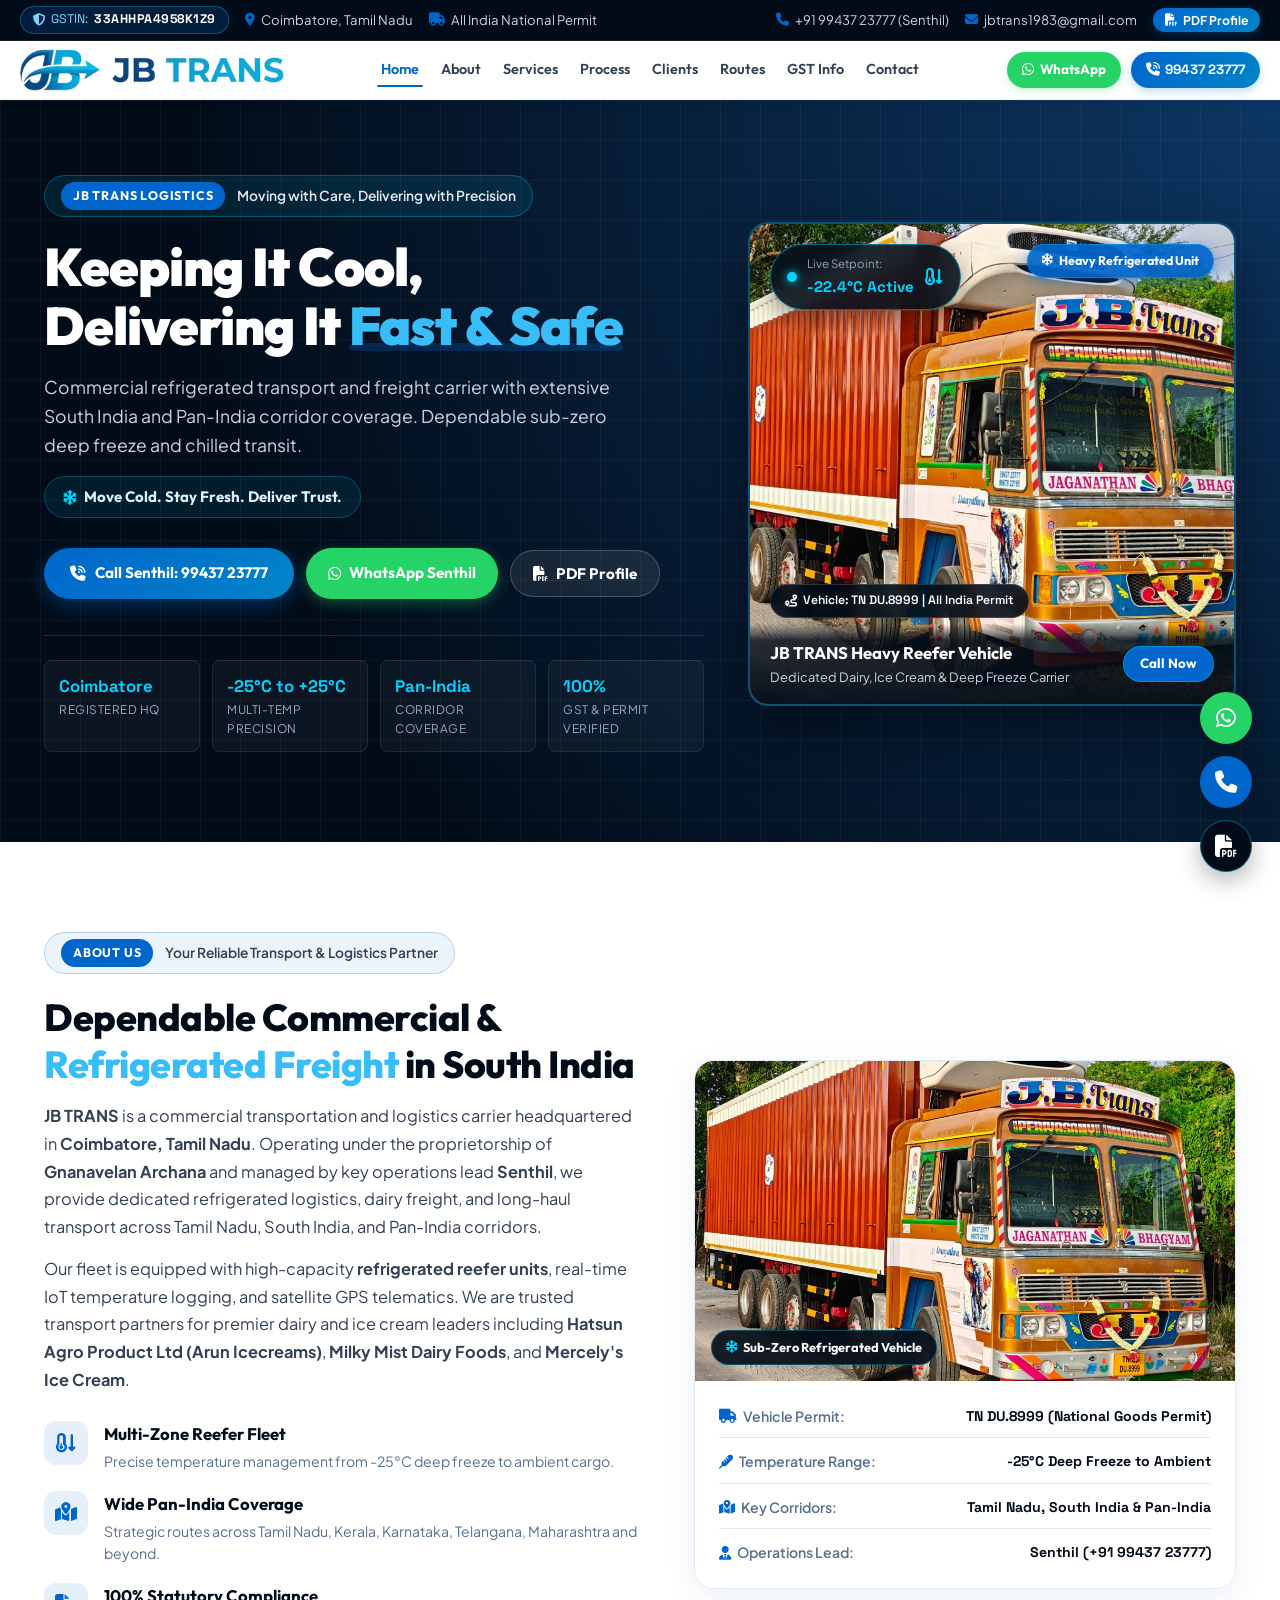
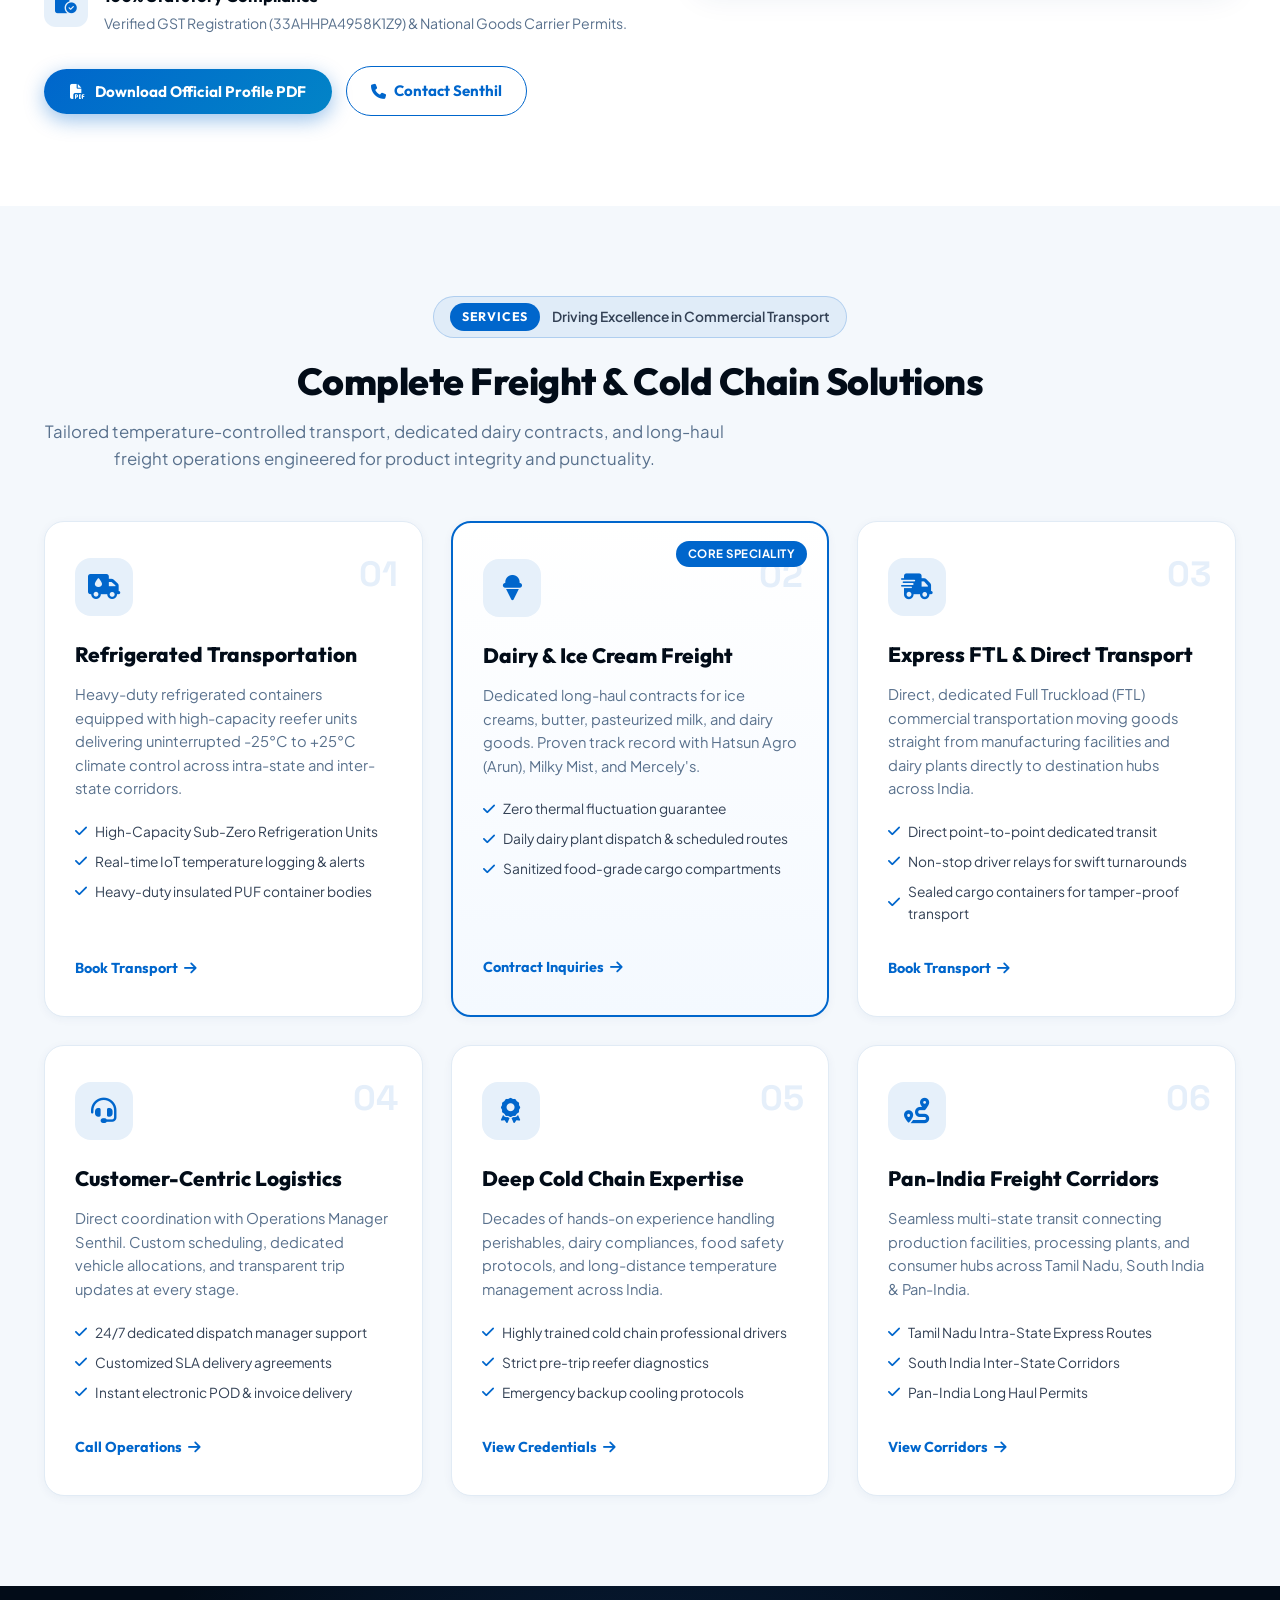
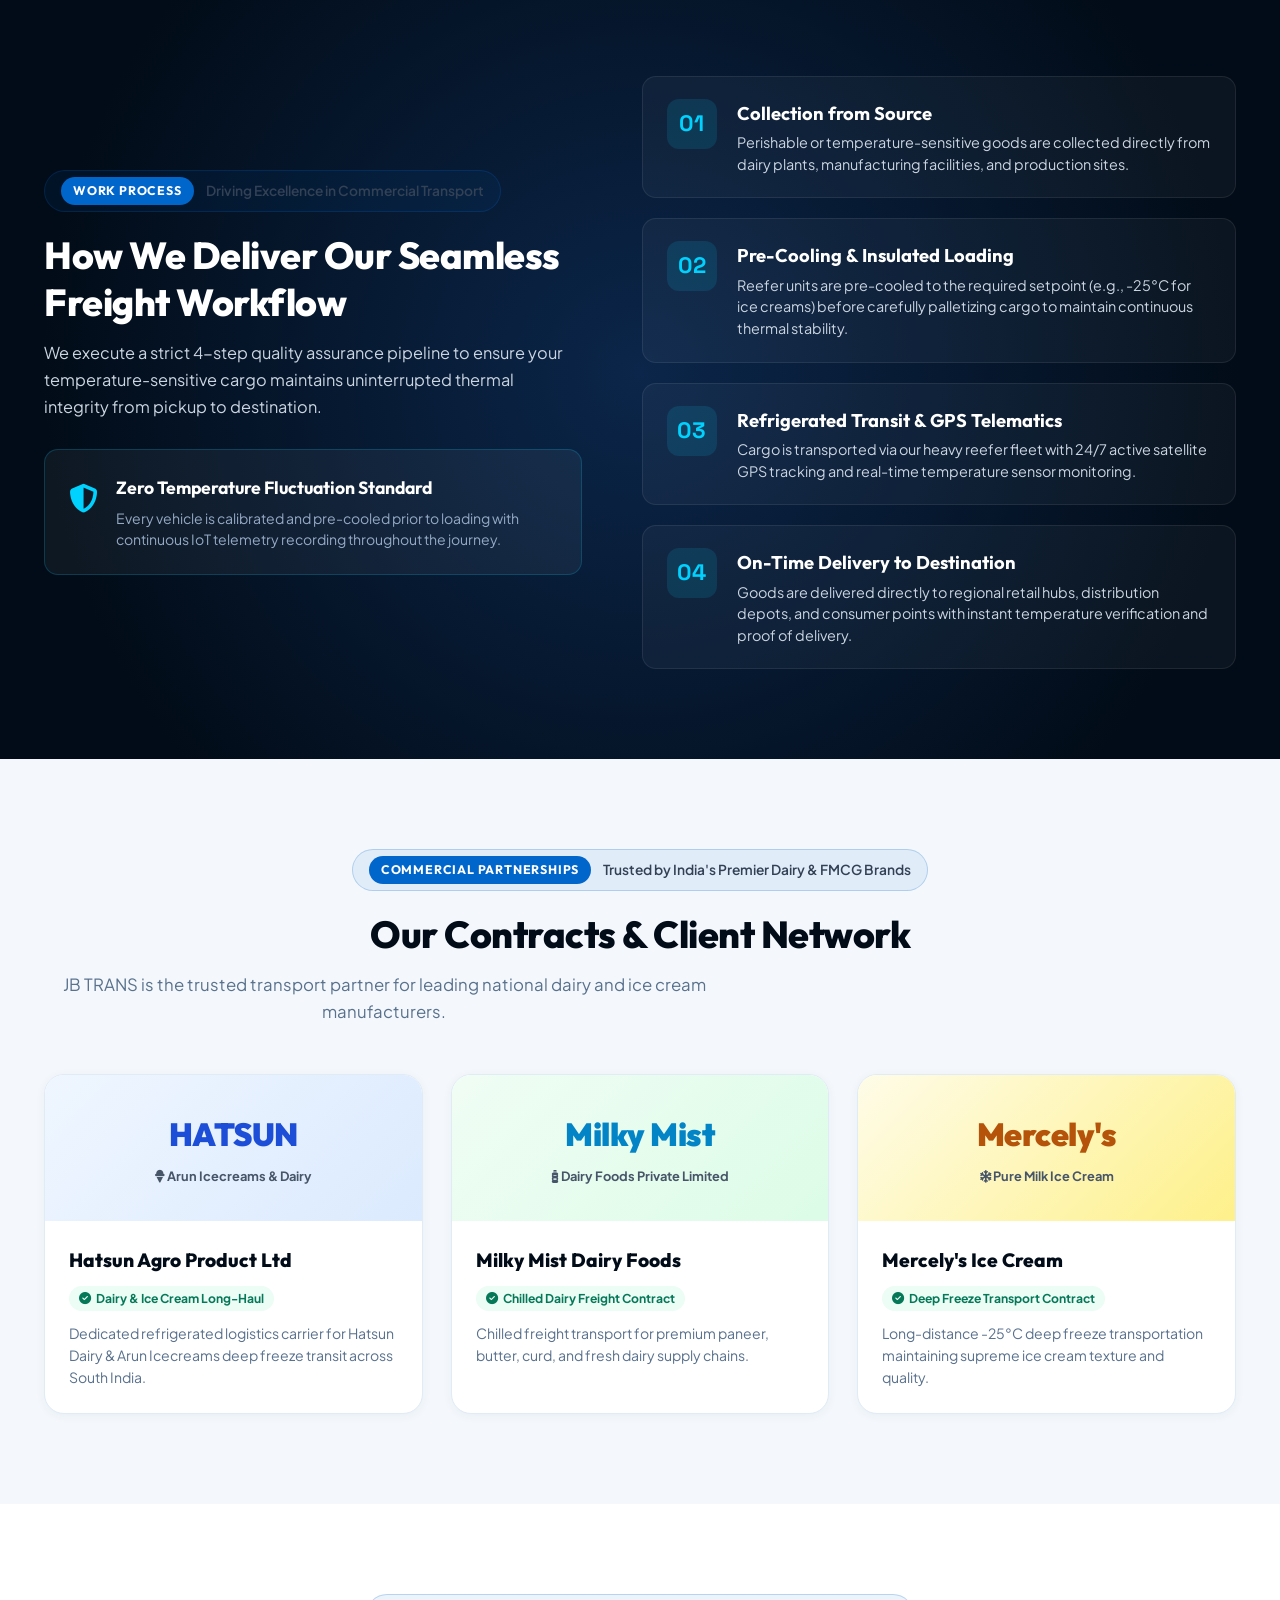
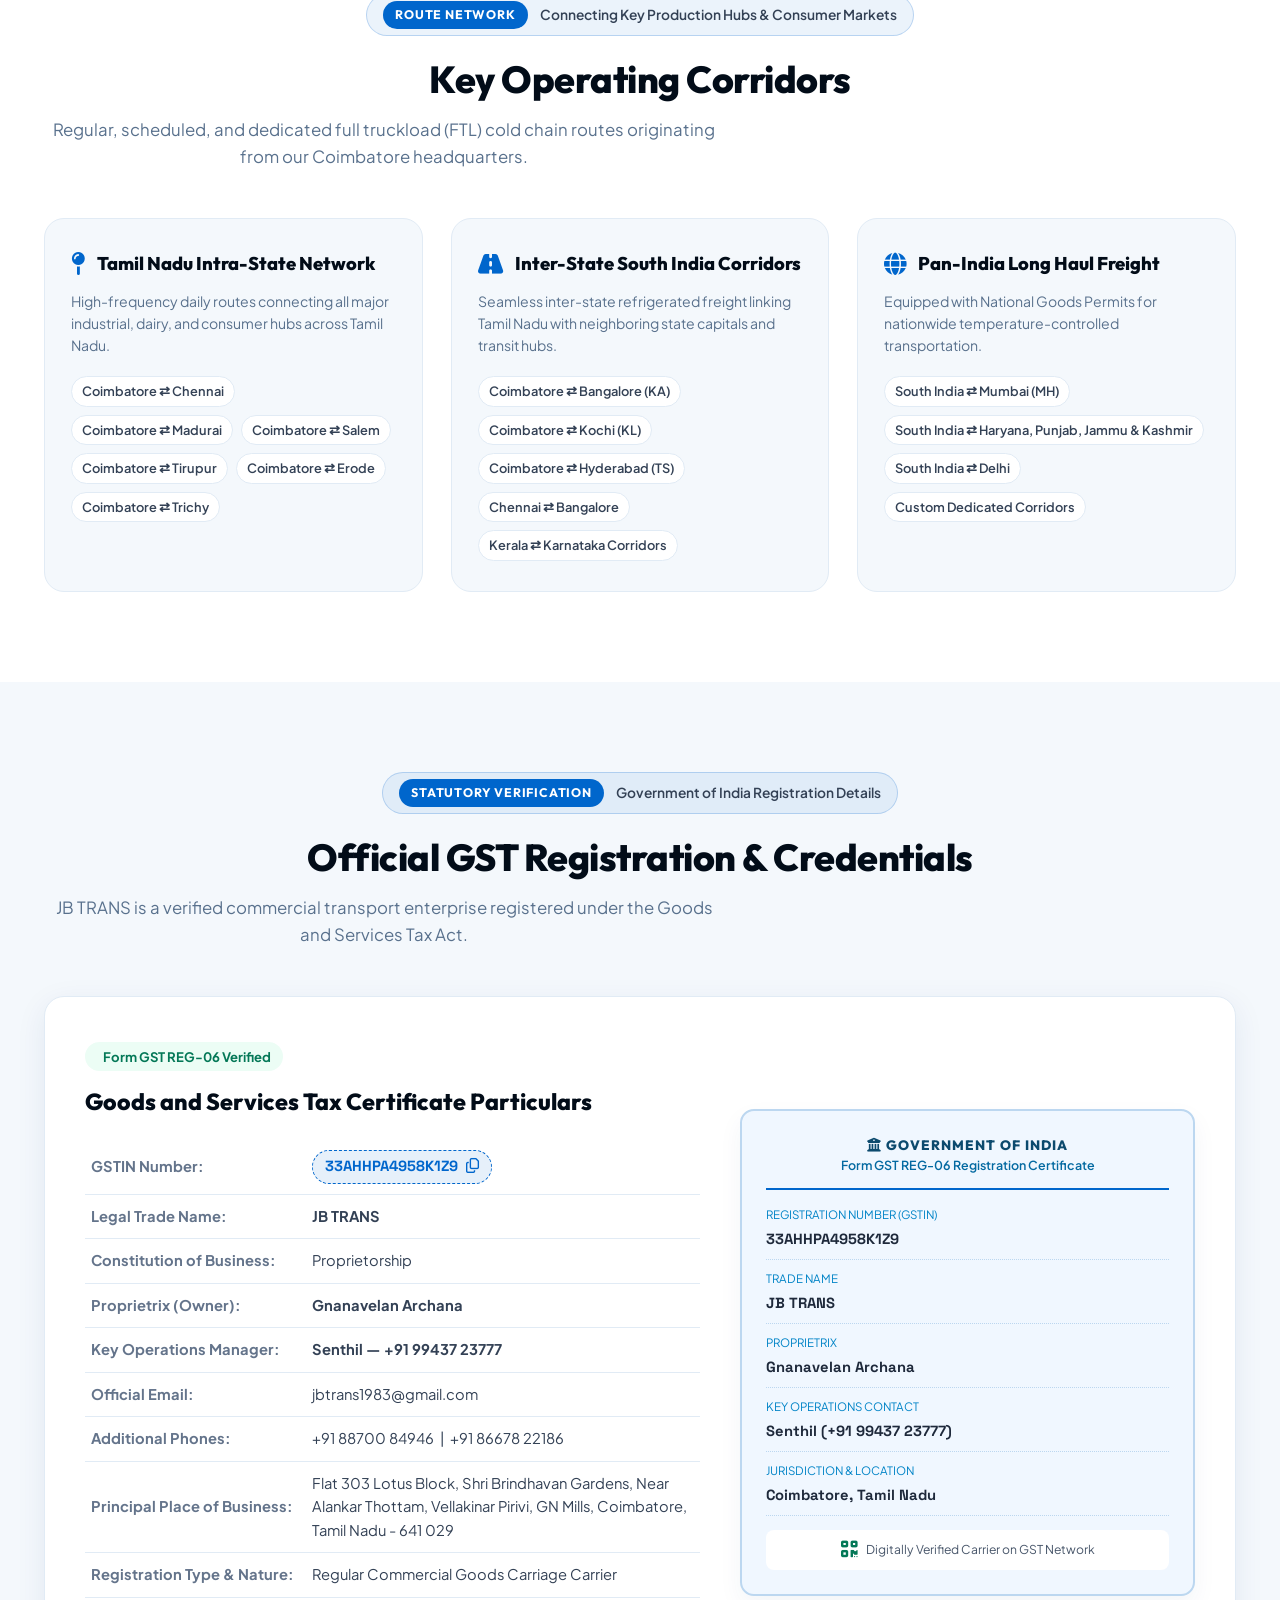
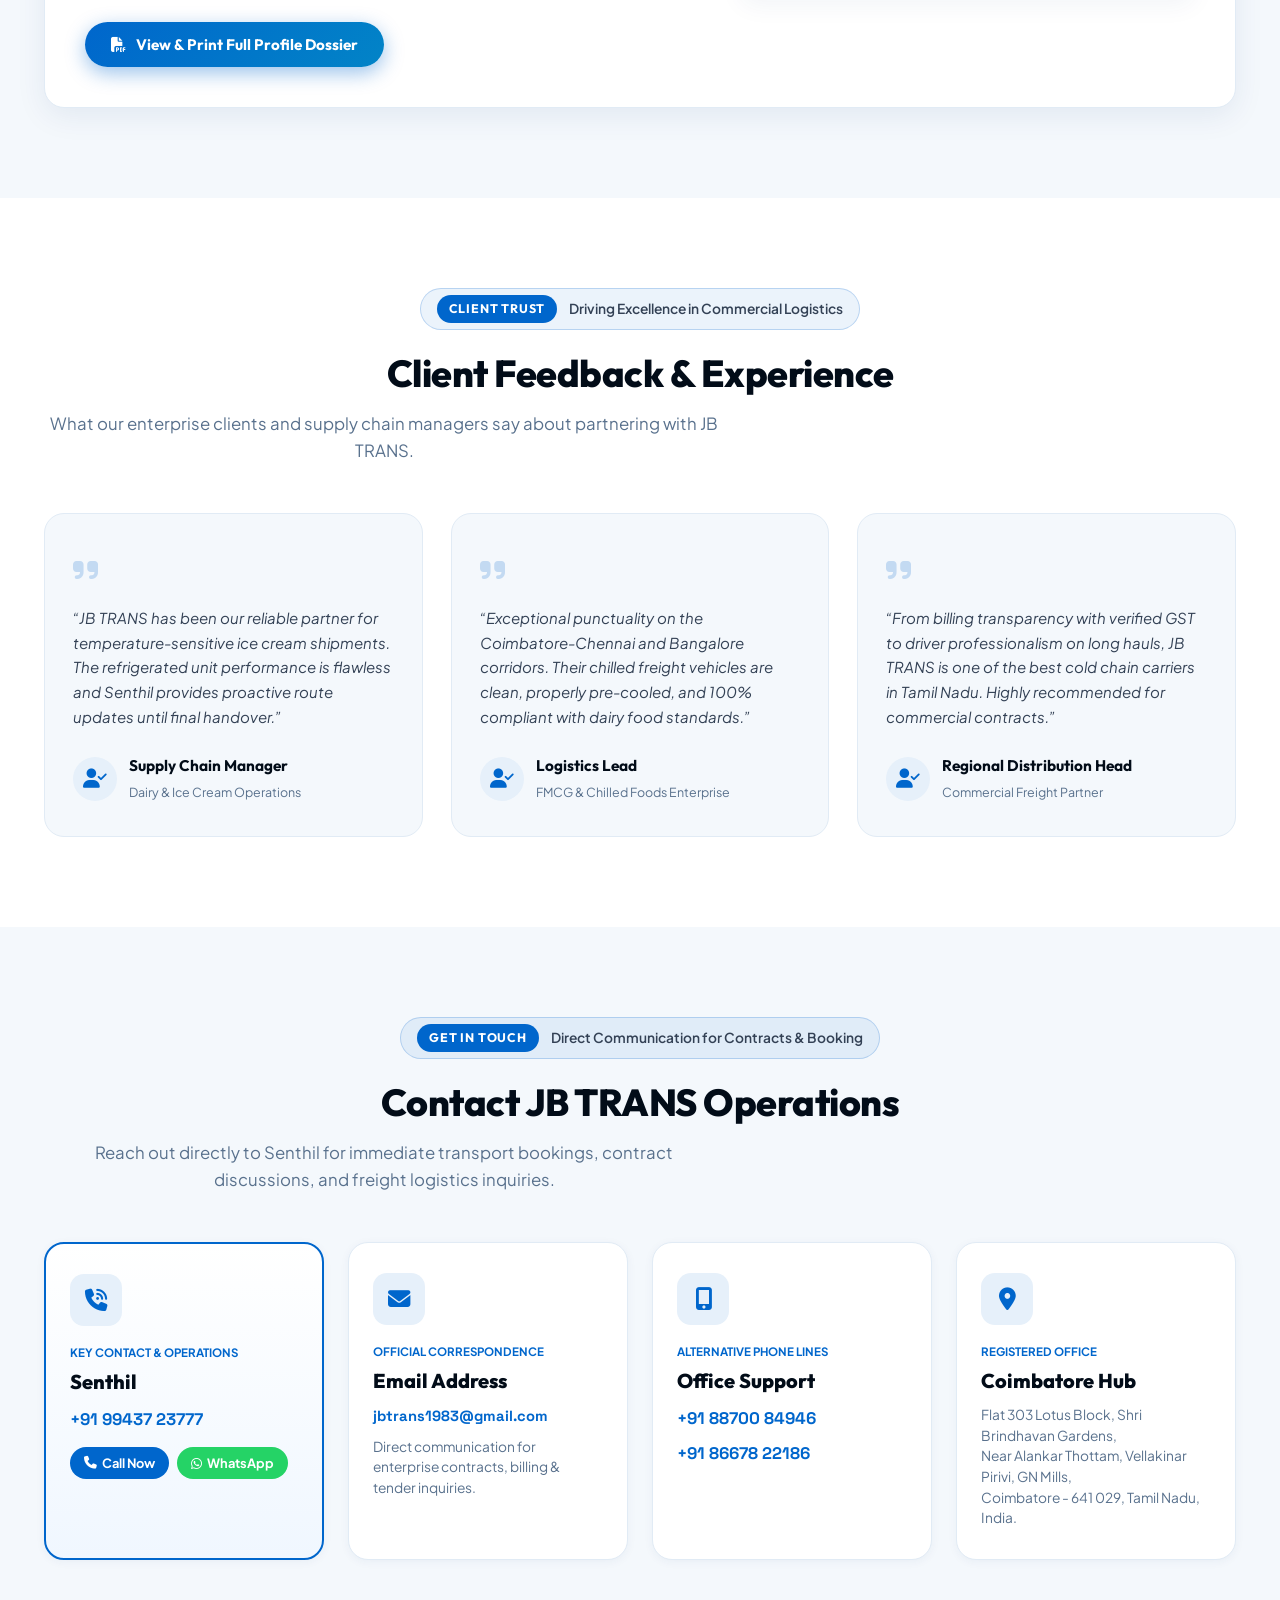
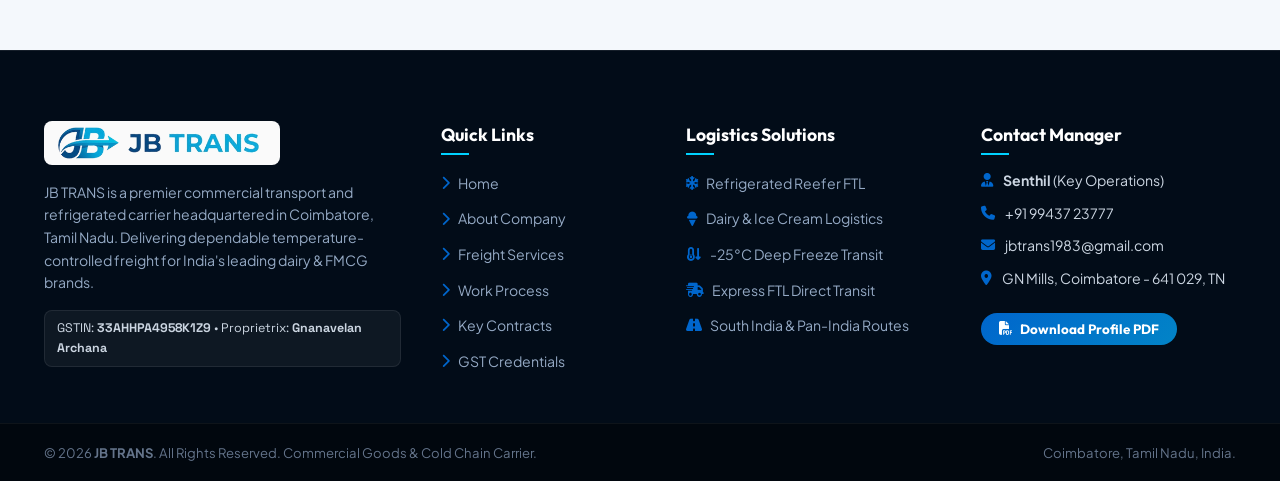
<file: index.html>
<!DOCTYPE html>
<html lang="en">
<head>
  <meta charset="UTF-8" />
  <meta name="viewport" content="width=device-width, initial-scale=1.0" />
  <title>JB TRANS | Commercial Transport & Cold Chain Logistics</title>
  <meta name="description" content="JB TRANS - Commercial Goods & Cold Chain Transportation Carrier, Coimbatore, Tamil Nadu. Temperature-controlled freight, dairy & ice cream logistics across South India & Pan-India. GSTIN: 33AHHPA4958K1Z9. Contact Senthil: +91 99437 23777." />

  <!-- Google Fonts: Outfit & Plus Jakarta Sans & Space Grotesk -->
  <link rel="preconnect" href="https://fonts.googleapis.com">
  <link rel="preconnect" href="https://fonts.gstatic.com" crossorigin>
  <link href="https://fonts.googleapis.com/css2?family=Outfit:wght@400;500;600;700;800;900&family=Plus+Jakarta+Sans:wght@400;500;600;700;800&family=Space+Grotesk:wght@500;700&display=swap" rel="stylesheet">
  
  <!-- Font Awesome Icons -->
  <link rel="stylesheet" href="https://cdnjs.cloudflare.com/ajax/libs/font-awesome/6.5.1/css/all.min.css" />

  <link rel="stylesheet" href="styles.css" />
</head>
<body>

  <!-- Top Bar Section -->
  <header class="top-bar-section">
    <div class="container top-bar-container">
      <div class="top-bar-left">
        <span class="badge-gst"><i class="fa-solid fa-shield-halved"></i> GSTIN: <strong>33AHHPA4958K1Z9</strong></span>
        <span class="top-info-item"><i class="fa-solid fa-location-dot text-brand-blue"></i> Coimbatore, Tamil Nadu</span>
        <span class="top-info-item d-none-mobile"><i class="fa-solid fa-truck text-brand-blue"></i> All India National Permit</span>
      </div>
      <div class="top-bar-right">
        <a href="tel:+919943723777" class="top-contact-link"><i class="fa-solid fa-phone text-brand-blue"></i> +91 99437 23777 (Senthil)</a>
        <a href="mailto:jbtrans1983@gmail.com" class="top-contact-link d-none-mobile"><i class="fa-solid fa-envelope text-brand-blue"></i> jbtrans1983@gmail.com</a>
        <button id="printProfileBtnTop" class="btn-top-pdf" onclick="window.printCompanyProfile()" title="Print / Download PDF Company Profile">
          <i class="fa-solid fa-file-pdf"></i> PDF Profile
        </button>
      </div>
    </div>
  </header>

  <!-- Sticky Main Navigation Header -->
  <nav class="main-header" id="mainHeader">
    <div class="container nav-container">
      <a href="#hero" class="brand-logo-wrap">
        <img src="assets/jb_logo_header.png" alt="JB TRANS Logo" class="brand-logo-img" />
        <div class="brand-badge-sub">Commercial Transport & Cold Chain</div>
      </a>

      <div class="nav-menu" id="navMenu">
        <div class="mobile-menu-head d-lg-none">
          <img src="assets/jb_logo_header.png" alt="JB TRANS Logo" style="height: 38px;" />
          <button class="menu-close-btn" id="menuCloseBtn" aria-label="Close menu">
            <i class="fa-solid fa-xmark"></i>
          </button>
        </div>

        <ul class="nav-links-list">
          <li><a href="#hero" class="nav-link active">Home</a></li>
          <li><a href="#about" class="nav-link">About</a></li>
          <li><a href="#services" class="nav-link">Services</a></li>
          <li><a href="#process" class="nav-link">Process</a></li>
          <li><a href="#contracts" class="nav-link">Clients</a></li>
          <li><a href="#corridors" class="nav-link">Routes</a></li>
          <li><a href="#compliance" class="nav-link">GST Info</a></li>
          <li><a href="#contact" class="nav-link">Contact</a></li>
        </ul>

        <div class="mobile-menu-cta d-lg-none">
          <a href="tel:+919943723777" class="btn-header-call"><i class="fa-solid fa-phone"></i> Call Senthil</a>
          <a href="https://wa.me/919943723777?text=Hello%20Senthil,%20I%20am%20contacting%20you%20regarding%20JB%20TRANS%20logistics." target="_blank" class="btn-header-whatsapp"><i class="fa-brands fa-whatsapp"></i> WhatsApp</a>
        </div>
      </div>

      <div class="header-right-actions">
        <a href="https://wa.me/919943723777?text=Hello%20Senthil,%20I%20am%20contacting%20you%20regarding%20JB%20TRANS%20logistics." target="_blank" class="btn-header-whatsapp d-none-mobile">
          <i class="fa-brands fa-whatsapp"></i>
          <span>WhatsApp</span>
        </a>
        <a href="tel:+919943723777" class="btn-header-call d-none-mobile" title="Call Operations Lead Senthil">
          <i class="fa-solid fa-phone-volume"></i>
          <span>99437 23777</span>
        </a>
        <button class="mobile-menu-toggle d-lg-none" id="mobileMenuToggle" aria-label="Open Navigation">
          <i class="fa-solid fa-bars-staggered"></i>
        </button>
      </div>
    </div>
  </nav>

  <!-- Hero Banner Section -->
  <section class="banner-section" id="hero">
    <div class="banner-bg-grid"></div>
    <div class="container banner-container">
      
      <div class="banner-content-col">
        <div class="sub-title-pill">
          <span class="sub-clip">JB TRANS Logistics</span>
          <span class="sub-tagline">Moving with Care, Delivering with Precision</span>
        </div>

        <h1 class="banner-title">
          Keeping It Cool, <br />
          Delivering It <span class="highlight-blue">Fast & Safe</span>
        </h1>

        <p class="banner-desc">
          Commercial refrigerated transport and freight carrier with extensive South India and Pan-India corridor coverage. Dependable sub-zero deep freeze and chilled transit.
        </p>

        <div class="banner-motto">
          <i class="fa-solid fa-snowflake text-brand-cyan"></i>
          <span>Move Cold. Stay Fresh. Deliver Trust.</span>
        </div>

        <div class="banner-cta-group">
          <a href="tel:+919943723777" class="btn-primary-blue">
            <i class="fa-solid fa-phone-volume"></i>
            <span>Call Senthil: 99437 23777</span>
          </a>
          <a href="https://wa.me/919943723777?text=Hello%20Senthil,%20I%20am%20contacting%20you%20regarding%20JB%20TRANS%20cold%20chain%20logistics." target="_blank" class="btn-whatsapp-hero">
            <i class="fa-brands fa-whatsapp"></i>
            <span>WhatsApp Senthil</span>
          </a>
          <button onclick="window.printCompanyProfile()" class="btn-secondary-dark">
            <i class="fa-solid fa-file-pdf"></i>
            <span>PDF Profile</span>
          </button>
        </div>

        <!-- Metric Stat Cards -->
        <div class="banner-stat-grid">
          <div class="stat-item">
            <div class="stat-number">Coimbatore</div>
            <div class="stat-label">Registered HQ</div>
          </div>
          <div class="stat-item">
            <div class="stat-number">-25°C to +25°C</div>
            <div class="stat-label">Multi-Temp Precision</div>
          </div>
          <div class="stat-item">
            <div class="stat-number">Pan-India</div>
            <div class="stat-label">Corridor Coverage</div>
          </div>
          <div class="stat-item">
            <div class="stat-number">100%</div>
            <div class="stat-label">GST & Permit Verified</div>
          </div>
        </div>
      </div>

      <!-- Hero Visual: Real JB TRANS Refrigerated Lorry -->
      <div class="banner-visual-col">
        <div class="fleet-showcase-frame">
          <div class="fleet-image-wrap">
            <img src="assets/my_lorry.jpg?v=4" alt="JB TRANS Refrigerated Lorry Fleet" class="hero-lorry-img" />
          </div>

          <!-- Floating Badges on Vehicle -->
          <div class="floating-telematics-card">
            <div class="card-pulse-dot"></div>
            <div class="card-text">
              <span class="lbl">Live Setpoint:</span>
              <strong class="val text-cyan">-22.4°C Active</strong>
            </div>
            <i class="fa-solid fa-temperature-arrow-down icon-temp"></i>
          </div>

          <div class="floating-tech-badge">
            <i class="fa-solid fa-snowflake"></i>
            <span>Heavy Refrigerated Unit</span>
          </div>

          <div class="floating-permit-badge">
            <i class="fa-solid fa-route"></i>
            <span>Vehicle: TN DU.8999 | All India Permit</span>
          </div>

          <!-- Bottom Glass Card -->
          <div class="showcase-bottom-bar">
            <div class="v-details">
              <h4>JB TRANS Heavy Reefer Vehicle</h4>
              <p>Dedicated Dairy, Ice Cream & Deep Freeze Carrier</p>
            </div>
            <a href="tel:+919943723777" class="btn-book-quick">Call Now</a>
          </div>
        </div>
      </div>

    </div>
  </section>



  <!-- About Us Section -->
  <section class="about-us-section" id="about">
    <div class="container">
      <div class="about-grid">
        
        <!-- Left Column: Story & Credentials -->
        <div class="about-text-col">
          <div class="section-title-wrap">
            <div class="sub-title-pill">
              <span class="sub-clip">About Us</span>
              <span class="sub-tagline">Your Reliable Transport & Logistics Partner</span>
            </div>
            <h2 class="sec-title">
              Dependable Commercial & <br />
              <span class="highlight-blue">Refrigerated Freight</span> in South India
            </h2>
          </div>

          <div class="about-text-body">
            <p>
              <strong>JB TRANS</strong> is a commercial transportation and logistics carrier headquartered in <strong>Coimbatore, Tamil Nadu</strong>. Operating under the proprietorship of <strong>Gnanavelan Archana</strong> and managed by key operations lead <strong>Senthil</strong>, we provide dedicated refrigerated logistics, dairy freight, and long-haul transport across Tamil Nadu, South India, and Pan-India corridors.
            </p>
            <p>
              Our fleet is equipped with high-capacity <strong>refrigerated reefer units</strong>, real-time IoT temperature logging, and satellite GPS telematics. We are trusted transport partners for premier dairy and ice cream leaders including <strong>Hatsun Agro Product Ltd (Arun Icecreams)</strong>, <strong>Milky Mist Dairy Foods</strong>, and <strong>Mercely's Ice Cream</strong>.
            </p>
          </div>

          <!-- Feature Bullets -->
          <div class="about-features-list">
            <div class="feat-item">
              <div class="feat-icon"><i class="fa-solid fa-temperature-arrow-down"></i></div>
              <div class="feat-content">
                <h4>Multi-Zone Reefer Fleet</h4>
                <p>Precise temperature management from -25°C deep freeze to ambient cargo.</p>
              </div>
            </div>
            <div class="feat-item">
              <div class="feat-icon"><i class="fa-solid fa-map-location-dot"></i></div>
              <div class="feat-content">
                <h4>Wide Pan-India Coverage</h4>
                <p>Strategic routes across Tamil Nadu, Kerala, Karnataka, Telangana, Maharashtra and beyond.</p>
              </div>
            </div>
            <div class="feat-item">
              <div class="feat-icon"><i class="fa-solid fa-file-circle-check"></i></div>
              <div class="feat-content">
                <h4>100% Statutory Compliance</h4>
                <p>Verified GST Registration (33AHHPA4958K1Z9) & National Goods Carrier Permits.</p>
              </div>
            </div>
          </div>

          <div class="about-action-row">
            <button onclick="window.printCompanyProfile()" class="btn-primary-blue">
              <i class="fa-solid fa-file-pdf"></i>
              <span>Download Official Profile PDF</span>
            </button>
            <a href="#contact" class="btn-secondary-outline">
              <i class="fa-solid fa-phone"></i>
              <span>Contact Senthil</span>
            </a>
          </div>
        </div>

        <!-- Right Column: Clean Lorry Showcase Card -->
        <div class="about-media-col">
          <div class="about-single-showcase-card">
            <div class="showcase-img-container">
              <img src="assets/my_lorry.jpg" alt="JB TRANS Refrigerated Transport Lorry" class="about-lorry-img" />
              <div class="img-badge-overlay">
                <i class="fa-solid fa-snowflake"></i> Sub-Zero Refrigerated Vehicle
              </div>
            </div>

            <div class="showcase-specs-box">
              <div class="spec-row-item">
                <span class="spec-label"><i class="fa-solid fa-truck"></i> Vehicle Permit:</span>
                <span class="spec-val">TN DU.8999 (National Goods Permit)</span>
              </div>
              <div class="spec-row-item">
                <span class="spec-label"><i class="fa-solid fa-thermometer"></i> Temperature Range:</span>
                <span class="spec-val">-25°C Deep Freeze to Ambient</span>
              </div>
              <div class="spec-row-item">
                <span class="spec-label"><i class="fa-solid fa-map-location-dot"></i> Key Corridors:</span>
                <span class="spec-val">Tamil Nadu, South India & Pan-India</span>
              </div>
              <div class="spec-row-item">
                <span class="spec-label"><i class="fa-solid fa-user-tie"></i> Operations Lead:</span>
                <span class="spec-val">Senthil (+91 99437 23777)</span>
              </div>
            </div>
          </div>
        </div>

      </div>
    </div>
  </section>

  <!-- Complete Logistics Solutions & Services Section -->
  <section class="services-section" id="services">
    <div class="container">
      
      <div class="section-head text-center">
        <div class="sub-title-pill mx-auto">
          <span class="sub-clip">Services</span>
          <span class="sub-tagline">Driving Excellence in Commercial Transport</span>
        </div>
        <h2 class="sec-title">Complete Freight & Cold Chain Solutions</h2>
        <p class="sec-subtitle mx-auto">
          Tailored temperature-controlled transport, dedicated dairy contracts, and long-haul freight operations engineered for product integrity and punctuality.
        </p>
      </div>

      <div class="services-cards-grid">
        
        <!-- 01. Reefer Transportation -->
        <div class="service-box">
          <div class="service-number">01</div>
          <div class="service-icon-box">
            <i class="fa-solid fa-truck-droplet"></i>
          </div>
          <h3 class="service-title">Refrigerated Transportation</h3>
          <p class="service-desc">
            Heavy-duty refrigerated containers equipped with high-capacity reefer units delivering uninterrupted -25°C to +25°C climate control across intra-state and inter-state corridors.
          </p>
          <ul class="service-features">
            <li><i class="fa-solid fa-check text-brand-blue"></i> High-Capacity Sub-Zero Refrigeration Units</li>
            <li><i class="fa-solid fa-check text-brand-blue"></i> Real-time IoT temperature logging & alerts</li>
            <li><i class="fa-solid fa-check text-brand-blue"></i> Heavy-duty insulated PUF container bodies</li>
          </ul>
          <a href="#contact" class="service-link"><span>Book Transport</span> <i class="fa-solid fa-arrow-right"></i></a>
        </div>

        <!-- 02. Dairy & Ice Cream Logistics -->
        <div class="service-box featured">
          <div class="featured-badge">Core Speciality</div>
          <div class="service-number">02</div>
          <div class="service-icon-box">
            <i class="fa-solid fa-ice-cream"></i>
          </div>
          <h3 class="service-title">Dairy & Ice Cream Freight</h3>
          <p class="service-desc">
            Dedicated long-haul contracts for ice creams, butter, pasteurized milk, and dairy goods. Proven track record with Hatsun Agro (Arun), Milky Mist, and Mercely's.
          </p>
          <ul class="service-features">
            <li><i class="fa-solid fa-check text-brand-blue"></i> Zero thermal fluctuation guarantee</li>
            <li><i class="fa-solid fa-check text-brand-blue"></i> Daily dairy plant dispatch & scheduled routes</li>
            <li><i class="fa-solid fa-check text-brand-blue"></i> Sanitized food-grade cargo compartments</li>
          </ul>
          <a href="#contact" class="service-link"><span>Contract Inquiries</span> <i class="fa-solid fa-arrow-right"></i></a>
        </div>

        <!-- 03. Full Truckload (FTL) Express Transit -->
        <div class="service-box">
          <div class="service-number">03</div>
          <div class="service-icon-box">
            <i class="fa-solid fa-truck-fast"></i>
          </div>
          <h3 class="service-title">Express FTL & Direct Transport</h3>
          <p class="service-desc">
            Direct, dedicated Full Truckload (FTL) commercial transportation moving goods straight from manufacturing facilities and dairy plants directly to destination hubs across India.
          </p>
          <ul class="service-features">
            <li><i class="fa-solid fa-check text-brand-blue"></i> Direct point-to-point dedicated transit</li>
            <li><i class="fa-solid fa-check text-brand-blue"></i> Non-stop driver relays for swift turnarounds</li>
            <li><i class="fa-solid fa-check text-brand-blue"></i> Sealed cargo containers for tamper-proof transport</li>
          </ul>
          <a href="#contact" class="service-link"><span>Book Transport</span> <i class="fa-solid fa-arrow-right"></i></a>
        </div>

        <!-- 04. Customer Centric Fleet Operations -->
        <div class="service-box">
          <div class="service-number">04</div>
          <div class="service-icon-box">
            <i class="fa-solid fa-headset"></i>
          </div>
          <h3 class="service-title">Customer-Centric Logistics</h3>
          <p class="service-desc">
            Direct coordination with Operations Manager Senthil. Custom scheduling, dedicated vehicle allocations, and transparent trip updates at every stage.
          </p>
          <ul class="service-features">
            <li><i class="fa-solid fa-check text-brand-blue"></i> 24/7 dedicated dispatch manager support</li>
            <li><i class="fa-solid fa-check text-brand-blue"></i> Customized SLA delivery agreements</li>
            <li><i class="fa-solid fa-check text-brand-blue"></i> Instant electronic POD & invoice delivery</li>
          </ul>
          <a href="tel:+919943723777" class="service-link"><span>Call Operations</span> <i class="fa-solid fa-arrow-right"></i></a>
        </div>

        <!-- 05. Strong Domain Expertise -->
        <div class="service-box">
          <div class="service-number">05</div>
          <div class="service-icon-box">
            <i class="fa-solid fa-award"></i>
          </div>
          <h3 class="service-title">Deep Cold Chain Expertise</h3>
          <p class="service-desc">
            Decades of hands-on experience handling perishables, dairy compliances, food safety protocols, and long-distance temperature management across India.
          </p>
          <ul class="service-features">
            <li><i class="fa-solid fa-check text-brand-blue"></i> Highly trained cold chain professional drivers</li>
            <li><i class="fa-solid fa-check text-brand-blue"></i> Strict pre-trip reefer diagnostics</li>
            <li><i class="fa-solid fa-check text-brand-blue"></i> Emergency backup cooling protocols</li>
          </ul>
          <a href="#compliance" class="service-link"><span>View Credentials</span> <i class="fa-solid fa-arrow-right"></i></a>
        </div>

        <!-- 06. Wide Corridor & Pan-India Coverage -->
        <div class="service-box">
          <div class="service-number">06</div>
          <div class="service-icon-box">
            <i class="fa-solid fa-route"></i>
          </div>
          <h3 class="service-title">Pan-India Freight Corridors</h3>
          <p class="service-desc">
            Seamless multi-state transit connecting production facilities, processing plants, and consumer hubs across Tamil Nadu, South India & Pan-India.
          </p>
          <ul class="service-features">
            <li><i class="fa-solid fa-check text-brand-blue"></i> Tamil Nadu Intra-State Express Routes</li>
            <li><i class="fa-solid fa-check text-brand-blue"></i> South India Inter-State Corridors</li>
            <li><i class="fa-solid fa-check text-brand-blue"></i> Pan-India Long Haul Permits</li>
          </ul>
          <a href="#corridors" class="service-link"><span>View Corridors</span> <i class="fa-solid fa-arrow-right"></i></a>
        </div>

      </div>

    </div>
  </section>

  <!-- Work Process Section -->
  <section class="work-process-section" id="process">
    <div class="container">
      
      <div class="process-grid">
        
        <div class="process-text-col">
          <div class="section-title-wrap">
            <div class="sub-title-pill">
              <span class="sub-clip">Work Process</span>
              <span class="sub-tagline">Driving Excellence in Commercial Transport</span>
            </div>
            <h2 class="sec-title">How We Deliver Our Seamless Freight Workflow</h2>
            <p class="sec-desc">
              We execute a strict 4-step quality assurance pipeline to ensure your temperature-sensitive cargo maintains uninterrupted thermal integrity from pickup to destination.
            </p>
          </div>

          <div class="process-highlight-card">
            <div class="ph-icon"><i class="fa-solid fa-shield-halved"></i></div>
            <div class="ph-content">
              <h4>Zero Temperature Fluctuation Standard</h4>
              <p>Every vehicle is calibrated and pre-cooled prior to loading with continuous IoT telemetry recording throughout the journey.</p>
            </div>
          </div>
        </div>

        <div class="process-steps-col">
          <div class="steps-timeline">
            
            <!-- Step 1 -->
            <div class="step-card">
              <div class="step-badge">01</div>
              <div class="step-info">
                <h4>Collection from Source</h4>
                <p>Perishable or temperature-sensitive goods are collected directly from dairy plants, manufacturing facilities, and production sites.</p>
              </div>
            </div>

            <!-- Step 2 -->
            <div class="step-card">
              <div class="step-badge">02</div>
              <div class="step-info">
                <h4>Pre-Cooling & Insulated Loading</h4>
                <p>Reefer units are pre-cooled to the required setpoint (e.g., -25°C for ice creams) before carefully palletizing cargo to maintain continuous thermal stability.</p>
              </div>
            </div>

            <!-- Step 3 -->
            <div class="step-card">
              <div class="step-badge">03</div>
              <div class="step-info">
                <h4>Refrigerated Transit & GPS Telematics</h4>
                <p>Cargo is transported via our heavy reefer fleet with 24/7 active satellite GPS tracking and real-time temperature sensor monitoring.</p>
              </div>
            </div>

            <!-- Step 4 -->
            <div class="step-card">
              <div class="step-badge">04</div>
              <div class="step-info">
                <h4>On-Time Delivery to Destination</h4>
                <p>Goods are delivered directly to regional retail hubs, distribution depots, and consumer points with instant temperature verification and proof of delivery.</p>
              </div>
            </div>

          </div>
        </div>

      </div>

    </div>
  </section>

  <!-- Key Contracts & Client Partners Showcase (Hatsun, Milky Mist, Mercely's) -->
  <section class="contracts-section" id="contracts">
    <div class="container">
      
      <div class="section-head text-center">
        <div class="sub-title-pill mx-auto">
          <span class="sub-clip">Commercial Partnerships</span>
          <span class="sub-tagline">Trusted by India's Premier Dairy & FMCG Brands</span>
        </div>
        <h2 class="sec-title">Our Contracts & Client Network</h2>
        <p class="sec-subtitle mx-auto">
          JB TRANS is the trusted transport partner for leading national dairy and ice cream manufacturers.
        </p>
      </div>

      <div class="contracts-grid-three">
        
        <!-- Contract 1: Hatsun Agro Product Ltd -->
        <div class="contract-card">
          <div class="contract-logo-box brand-hatsun">
            <div class="brand-text-large hatsun-blue">HATSUN</div>
            <div class="brand-sub-badge"><i class="fa-solid fa-ice-cream"></i> Arun Icecreams & Dairy</div>
          </div>
          <div class="contract-body">
            <h3>Hatsun Agro Product Ltd</h3>
            <span class="contract-pill"><i class="fa-solid fa-circle-check"></i> Dairy & Ice Cream Long-Haul</span>
            <p>Dedicated refrigerated logistics carrier for Hatsun Dairy & Arun Icecreams deep freeze transit across South India.</p>
          </div>
        </div>

        <!-- Contract 2: Milky Mist Dairy Foods -->
        <div class="contract-card">
          <div class="contract-logo-box brand-milkymist">
            <div class="brand-text-large mm-blue">Milky Mist</div>
            <div class="brand-sub-badge"><i class="fa-solid fa-bottle-water"></i> Dairy Foods Private Limited</div>
          </div>
          <div class="contract-body">
            <h3>Milky Mist Dairy Foods</h3>
            <span class="contract-pill"><i class="fa-solid fa-circle-check"></i> Chilled Dairy Freight Contract</span>
            <p>Chilled freight transport for premium paneer, butter, curd, and fresh dairy supply chains.</p>
          </div>
        </div>

        <!-- Contract 3: Mercely's Ice Cream -->
        <div class="contract-card">
          <div class="contract-logo-box brand-mercelys">
            <div class="brand-text-large mercelys-gold">Mercely's</div>
            <div class="brand-sub-badge"><i class="fa-solid fa-snowflake"></i> Pure Milk Ice Cream</div>
          </div>
          <div class="contract-body">
            <h3>Mercely's Ice Cream</h3>
            <span class="contract-pill"><i class="fa-solid fa-circle-check"></i> Deep Freeze Transport Contract</span>
            <p>Long-distance -25°C deep freeze transportation maintaining supreme ice cream texture and quality.</p>
          </div>
        </div>

      </div>

    </div>
  </section>

  <!-- Key Operating Corridors & Network Section -->
  <section class="corridors-section" id="corridors">
    <div class="container">
      
      <div class="section-head text-center">
        <div class="sub-title-pill mx-auto">
          <span class="sub-clip">Route Network</span>
          <span class="sub-tagline">Connecting Key Production Hubs & Consumer Markets</span>
        </div>
        <h2 class="sec-title">Key Operating Corridors</h2>
        <p class="sec-subtitle mx-auto">
          Regular, scheduled, and dedicated full truckload (FTL) cold chain routes originating from our Coimbatore headquarters.
        </p>
      </div>

      <div class="corridors-grid">
        
        <!-- Corridor 1: Tamil Nadu -->
        <div class="corridor-card">
          <div class="corridor-header">
            <i class="fa-solid fa-map-pin text-brand-blue"></i>
            <h4>Tamil Nadu Intra-State Network</h4>
          </div>
          <p class="corridor-desc">High-frequency daily routes connecting all major industrial, dairy, and consumer hubs across Tamil Nadu.</p>
          <div class="route-tags">
            <span class="route-pill">Coimbatore ⇄ Chennai</span>
            <span class="route-pill">Coimbatore ⇄ Madurai</span>
            <span class="route-pill">Coimbatore ⇄ Salem</span>
            <span class="route-pill">Coimbatore ⇄ Tirupur</span>
            <span class="route-pill">Coimbatore ⇄ Erode</span>
            <span class="route-pill">Coimbatore ⇄ Trichy</span>
          </div>
        </div>

        <!-- Corridor 2: South India Inter-State -->
        <div class="corridor-card">
          <div class="corridor-header">
            <i class="fa-solid fa-road text-brand-blue"></i>
            <h4>Inter-State South India Corridors</h4>
          </div>
          <p class="corridor-desc">Seamless inter-state refrigerated freight linking Tamil Nadu with neighboring state capitals and transit hubs.</p>
          <div class="route-tags">
            <span class="route-pill">Coimbatore ⇄ Bangalore (KA)</span>
            <span class="route-pill">Coimbatore ⇄ Kochi (KL)</span>
            <span class="route-pill">Coimbatore ⇄ Hyderabad (TS)</span>
            <span class="route-pill">Chennai ⇄ Bangalore</span>
            <span class="route-pill">Kerala ⇄ Karnataka Corridors</span>
          </div>
        </div>

        <!-- Corridor 3: Pan-India -->
        <div class="corridor-card">
          <div class="corridor-header">
            <i class="fa-solid fa-globe text-brand-blue"></i>
            <h4>Pan-India Long Haul Freight</h4>
          </div>
          <p class="corridor-desc">Equipped with National Goods Permits for nationwide temperature-controlled transportation.</p>
          <div class="route-tags">
            <span class="route-pill">South India ⇄ Mumbai (MH)</span>
            <span class="route-pill">South India ⇄ Haryana, Punjab, Jammu & Kashmir</span>
            <span class="route-pill">South India ⇄ Delhi</span>
            <span class="route-pill">Custom Dedicated Corridors</span>
          </div>
        </div>

      </div>

    </div>
  </section>

  <!-- Official GST Registration & Credentials Section -->
  <section class="compliance-section" id="compliance">
    <div class="container">
      
      <div class="section-head text-center">
        <div class="sub-title-pill mx-auto">
          <span class="sub-clip">Statutory Verification</span>
          <span class="sub-tagline">Government of India Registration Details</span>
        </div>
        <h2 class="sec-title">Official GST Registration & Credentials</h2>
        <p class="sec-subtitle mx-auto">
          JB TRANS is a verified commercial transport enterprise registered under the Goods and Services Tax Act.
        </p>
      </div>

      <div class="compliance-card">
        
        <!-- Left: Verified Particulars Table -->
        <div class="compliance-left">
          <div class="badge-verified">
            <i class="fa-solid fa-shield-check"></i> Form GST REG-06 Verified
          </div>
          <h3>Goods and Services Tax Certificate Particulars</h3>
          
          <table class="compliance-table">
            <tbody>
              <tr>
                <td><strong>GSTIN Number:</strong></td>
                <td>
                  <span class="copyable-gst" id="copyGstBtn" title="Click to copy GST number">
                    33AHHPA4958K1Z9 <i class="fa-regular fa-copy"></i>
                  </span>
                </td>
              </tr>
              <tr>
                <td><strong>Legal Trade Name:</strong></td>
                <td><strong>JB TRANS</strong></td>
              </tr>
              <tr>
                <td><strong>Constitution of Business:</strong></td>
                <td>Proprietorship</td>
              </tr>
              <tr>
                <td><strong>Proprietrix (Owner):</strong></td>
                <td><strong>Gnanavelan Archana</strong></td>
              </tr>
              <tr>
                <td><strong>Key Operations Manager:</strong></td>
                <td><strong>Senthil — +91 99437 23777</strong></td>
              </tr>
              <tr>
                <td><strong>Official Email:</strong></td>
                <td><a href="mailto:jbtrans1983@gmail.com" class="text-blue">jbtrans1983@gmail.com</a></td>
              </tr>
              <tr>
                <td><strong>Additional Phones:</strong></td>
                <td>+91 88700 84946 &nbsp;|&nbsp; +91 86678 22186</td>
              </tr>
              <tr>
                <td><strong>Principal Place of Business:</strong></td>
                <td>Flat 303 Lotus Block, Shri Brindhavan Gardens, Near Alankar Thottam, Vellakinar Pirivi, GN Mills, Coimbatore, Tamil Nadu - 641 029</td>
              </tr>
              <tr>
                <td><strong>Registration Type & Nature:</strong></td>
                <td>Regular Commercial Goods Carriage Carrier</td>
              </tr>
            </tbody>
          </table>

          <div class="compliance-btn-row">
            <button onclick="window.printCompanyProfile()" class="btn-primary-blue">
              <i class="fa-solid fa-file-pdf"></i> View & Print Full Profile Dossier
            </button>
          </div>
        </div>

        <!-- Right: Official Certificate Visual Badge Preview -->
        <div class="compliance-right">
          <div class="gst-box-preview">
            <div class="gst-box-header">
              <div class="emblem-text"><i class="fa-solid fa-building-columns"></i> GOVERNMENT OF INDIA</div>
              <div class="gst-cert-title">Form GST REG-06 Registration Certificate</div>
            </div>
            <div class="gst-box-body">
              <div class="gst-field">
                <span class="lbl">Registration Number (GSTIN)</span>
                <span class="val">33AHHPA4958K1Z9</span>
              </div>
              <div class="gst-field">
                <span class="lbl">Trade Name</span>
                <span class="val">JB TRANS</span>
              </div>
              <div class="gst-field">
                <span class="lbl">Proprietrix</span>
                <span class="val">Gnanavelan Archana</span>
              </div>
              <div class="gst-field">
                <span class="lbl">Key Operations Contact</span>
                <span class="val">Senthil (+91 99437 23777)</span>
              </div>
              <div class="gst-field">
                <span class="lbl">Jurisdiction & Location</span>
                <span class="val">Coimbatore, Tamil Nadu</span>
              </div>
              <div class="qr-mockup">
                <i class="fa-solid fa-qrcode"></i>
                <span>Digitally Verified Carrier on GST Network</span>
              </div>
            </div>
          </div>
        </div>

      </div>

    </div>
  </section>

  <!-- Testimonials Section -->
  <section class="testimonials-section" id="testimonials">
    <div class="container">
      
      <div class="section-head text-center">
        <div class="sub-title-pill mx-auto">
          <span class="sub-clip">Client Trust</span>
          <span class="sub-tagline">Driving Excellence in Commercial Logistics</span>
        </div>
        <h2 class="sec-title">Client Feedback & Experience</h2>
        <p class="sec-subtitle mx-auto">
          What our enterprise clients and supply chain managers say about partnering with JB TRANS.
        </p>
      </div>

      <div class="testimonials-grid">
        
        <div class="testimonial-card">
          <div class="quote-icon"><i class="fa-solid fa-quote-right"></i></div>
          <p class="t-text">
            “JB TRANS has been our reliable partner for temperature-sensitive ice cream shipments. The refrigerated unit performance is flawless and Senthil provides proactive route updates until final handover.”
          </p>
          <div class="t-author">
            <div class="t-avatar"><i class="fa-solid fa-user-check"></i></div>
            <div class="t-meta">
              <h4>Supply Chain Manager</h4>
              <span>Dairy & Ice Cream Operations</span>
            </div>
          </div>
        </div>

        <div class="testimonial-card">
          <div class="quote-icon"><i class="fa-solid fa-quote-right"></i></div>
          <p class="t-text">
            “Exceptional punctuality on the Coimbatore-Chennai and Bangalore corridors. Their chilled freight vehicles are clean, properly pre-cooled, and 100% compliant with dairy food standards.”
          </p>
          <div class="t-author">
            <div class="t-avatar"><i class="fa-solid fa-user-check"></i></div>
            <div class="t-meta">
              <h4>Logistics Lead</h4>
              <span>FMCG & Chilled Foods Enterprise</span>
            </div>
          </div>
        </div>

        <div class="testimonial-card">
          <div class="quote-icon"><i class="fa-solid fa-quote-right"></i></div>
          <p class="t-text">
            “From billing transparency with verified GST to driver professionalism on long hauls, JB TRANS is one of the best cold chain carriers in Tamil Nadu. Highly recommended for commercial contracts.”
          </p>
          <div class="t-author">
            <div class="t-avatar"><i class="fa-solid fa-user-check"></i></div>
            <div class="t-meta">
              <h4>Regional Distribution Head</h4>
              <span>Commercial Freight Partner</span>
            </div>
          </div>
        </div>

      </div>

    </div>
  </section>

  <!-- Contact Us Section -->
  <section class="contact-section" id="contact">
    <div class="container">
      
      <div class="section-head text-center">
        <div class="sub-title-pill mx-auto">
          <span class="sub-clip">Get in Touch</span>
          <span class="sub-tagline">Direct Communication for Contracts & Booking</span>
        </div>
        <h2 class="sec-title">Contact JB TRANS Operations</h2>
        <p class="sec-subtitle mx-auto">
          Reach out directly to Senthil for immediate transport bookings, contract discussions, and freight logistics inquiries.
        </p>
      </div>

      <div class="contact-cards-grid">
        
        <!-- Operations Head Senthil -->
        <div class="contact-card highlight-card">
          <div class="c-icon"><i class="fa-solid fa-phone-volume"></i></div>
          <div class="c-body">
            <span class="c-badge">Key Contact & Operations</span>
            <h3>Senthil</h3>
            <p class="c-main-phone"><a href="tel:+919943723777">+91 99437 23777</a></p>
            <div class="c-btn-group">
              <a href="tel:+919943723777" class="btn-primary-blue-sm"><i class="fa-solid fa-phone"></i> Call Now</a>
              <a href="https://wa.me/919943723777?text=Hello%20Senthil,%20I%20am%20contacting%20you%20regarding%20JB%20TRANS%20logistics." target="_blank" class="btn-wa-sm"><i class="fa-brands fa-whatsapp"></i> WhatsApp</a>
            </div>
          </div>
        </div>

        <!-- Official Email -->
        <div class="contact-card">
          <div class="c-icon"><i class="fa-solid fa-envelope"></i></div>
          <div class="c-body">
            <span class="c-badge">Official Correspondence</span>
            <h3>Email Address</h3>
            <p class="c-main-email"><a href="mailto:jbtrans1983@gmail.com">jbtrans1983@gmail.com</a></p>
            <p class="c-subtext">Direct communication for enterprise contracts, billing & tender inquiries.</p>
          </div>
        </div>

        <!-- Additional Phone Lines -->
        <div class="contact-card">
          <div class="c-icon"><i class="fa-solid fa-mobile-screen-button"></i></div>
          <div class="c-body">
            <span class="c-badge">Alternative Phone Lines</span>
            <h3>Office Support</h3>
            <p class="c-alt-phone"><a href="tel:+918870084946">+91 88700 84946</a></p>
            <p class="c-alt-phone"><a href="tel:+918667822186">+91 86678 22186</a></p>
          </div>
        </div>

        <!-- Registered Office Address -->
        <div class="contact-card">
          <div class="c-icon"><i class="fa-solid fa-location-dot"></i></div>
          <div class="c-body">
            <span class="c-badge">Registered Office</span>
            <h3>Coimbatore Hub</h3>
            <address class="c-address">
              Flat 303 Lotus Block, Shri Brindhavan Gardens,<br />
              Near Alankar Thottam, Vellakinar Pirivi, GN Mills,<br />
              Coimbatore - 641 029, Tamil Nadu, India.
            </address>
          </div>
        </div>

      </div>

    </div>
  </section>

  <!-- Footer Section -->
  <footer class="main-footer">
    <div class="container footer-top-grid">
      
      <!-- Brand Col -->
      <div class="footer-col brand-col">
        <div class="footer-logo-wrap">
          <img src="assets/jb_logo_header.png" alt="JB TRANS Logo" class="footer-logo-img" />
        </div>
        <p class="footer-about-text">
          JB TRANS is a premier commercial transport and refrigerated carrier headquartered in Coimbatore, Tamil Nadu. Delivering dependable temperature-controlled freight for India's leading dairy & FMCG brands.
        </p>
        <div class="footer-gst-badge">
          <span>GSTIN: <strong>33AHHPA4958K1Z9</strong></span> &bull; <span>Proprietrix: <strong>Gnanavelan Archana</strong></span>
        </div>
      </div>

      <!-- Quick Links -->
      <div class="footer-col">
        <h4 class="footer-heading">Quick Links</h4>
        <ul class="footer-links">
          <li><a href="#hero"><i class="fa-solid fa-chevron-right text-brand-blue"></i> Home</a></li>
          <li><a href="#about"><i class="fa-solid fa-chevron-right text-brand-blue"></i> About Company</a></li>
          <li><a href="#services"><i class="fa-solid fa-chevron-right text-brand-blue"></i> Freight Services</a></li>
          <li><a href="#process"><i class="fa-solid fa-chevron-right text-brand-blue"></i> Work Process</a></li>
          <li><a href="#contracts"><i class="fa-solid fa-chevron-right text-brand-blue"></i> Key Contracts</a></li>
          <li><a href="#compliance"><i class="fa-solid fa-chevron-right text-brand-blue"></i> GST Credentials</a></li>
        </ul>
      </div>

      <!-- Services -->
      <div class="footer-col">
        <h4 class="footer-heading">Logistics Solutions</h4>
        <ul class="footer-links">
          <li><a href="#services"><i class="fa-solid fa-snowflake text-brand-blue"></i> Refrigerated Reefer FTL</a></li>
          <li><a href="#services"><i class="fa-solid fa-ice-cream text-brand-blue"></i> Dairy & Ice Cream Logistics</a></li>
          <li><a href="#services"><i class="fa-solid fa-temperature-arrow-down text-brand-blue"></i> -25°C Deep Freeze Transit</a></li>
          <li><a href="#services"><i class="fa-solid fa-truck-fast text-brand-blue"></i> Express FTL Direct Transit</a></li>
          <li><a href="#corridors"><i class="fa-solid fa-road text-brand-blue"></i> South India & Pan-India Routes</a></li>
        </ul>
      </div>

      <!-- Contact Info -->
      <div class="footer-col">
        <h4 class="footer-heading">Contact Manager</h4>
        <div class="footer-contact-item">
          <i class="fa-solid fa-user-tie text-brand-blue"></i>
          <div><strong>Senthil</strong> (Key Operations)</div>
        </div>
        <div class="footer-contact-item">
          <i class="fa-solid fa-phone text-brand-blue"></i>
          <a href="tel:+919943723777">+91 99437 23777</a>
        </div>
        <div class="footer-contact-item">
          <i class="fa-solid fa-envelope text-brand-blue"></i>
          <a href="mailto:jbtrans1983@gmail.com">jbtrans1983@gmail.com</a>
        </div>
        <div class="footer-contact-item">
          <i class="fa-solid fa-location-dot text-brand-blue"></i>
          <span>GN Mills, Coimbatore - 641 029, TN</span>
        </div>
        <div class="footer-pdf-action">
          <button onclick="window.printCompanyProfile()" class="btn-footer-dossier">
            <i class="fa-solid fa-file-pdf"></i> Download Profile PDF
          </button>
        </div>
      </div>

    </div>

    <!-- Bottom Copyright -->
    <div class="footer-bottom-bar">
      <div class="container footer-bottom-inner">
        <div>&copy; 2026 <strong>JB TRANS</strong>. All Rights Reserved. Commercial Goods & Cold Chain Carrier.</div>
        <div>Coimbatore, Tamil Nadu, India.</div>
      </div>
    </div>
  </footer>

  <!-- Floating Action Buttons (WhatsApp & Quick Call) -->
  <div class="floating-action-dock">
    <a href="https://wa.me/919943723777?text=Hello%20Senthil,%20I%20am%20contacting%20you%20regarding%20JB%20TRANS%20transportation." target="_blank" class="dock-btn dock-wa" title="WhatsApp Senthil">
      <i class="fa-brands fa-whatsapp"></i>
      <span class="dock-tooltip">Chat with Senthil</span>
    </a>
    <a href="tel:+919943723777" class="dock-btn dock-phone" title="Call Senthil">
      <i class="fa-solid fa-phone"></i>
      <span class="dock-tooltip">Call +91 99437 23777</span>
    </a>
    <button onclick="window.printCompanyProfile()" class="dock-btn dock-pdf" title="Download PDF Profile">
      <i class="fa-solid fa-file-pdf"></i>
      <span class="dock-tooltip">PDF Profile</span>
    </button>
  </div>

  <!-- Modal: Official Printable Company Profile Dossier (PDF-Ready) -->
  <div class="profile-modal" id="profileModal">
    <div class="profile-modal-backdrop" onclick="window.closeProfileModal()"></div>
    <div class="profile-modal-dialog">
      <div class="modal-controls no-print">
        <button onclick="window.printCompanyProfile()" class="btn-modal-print"><i class="fa-solid fa-print"></i> Print / Save as PDF</button>
        <button onclick="window.closeProfileModal()" class="btn-close-modal" aria-label="Close modal"><i class="fa-solid fa-xmark"></i></button>
      </div>

      <!-- Printable Corporate Document Body -->
      <div class="printable-dossier" id="printableDossier">
        
        <!-- Dossier Header -->
        <div class="dossier-header">
          <div class="dossier-brand">
            <img src="assets/jb_logo_header.png" alt="JB TRANS Logo" style="height: 48px; width: auto; max-width: 280px; object-fit: contain; margin-bottom: 6px;" />
            <div class="dossier-tagline">Commercial Goods Carriage & Cold Chain Logistics Transport</div>
            <div class="dossier-gst">GSTIN: <strong>33AHHPA4958K1Z9</strong> | Form GST REG-06 Verified</div>
          </div>
          <div class="dossier-meta">
            <div class="meta-badge">OFFICIAL COMPANY PROFILE</div>
            <div><strong>Location:</strong> Coimbatore, Tamil Nadu</div>
            <div><strong>Operations Lead:</strong> Senthil (+91 99437 23777)</div>
            <div><strong>Email:</strong> jbtrans1983@gmail.com</div>
          </div>
        </div>

        <hr class="dossier-divider" />

        <!-- Real Lorry Photo in Dossier -->
        <div style="margin: 16px 0; border-radius: 6px; overflow: hidden; border: 1px solid #cbd5e1; max-height: 250px;">
          <img src="assets/my_lorry.jpg" alt="JB TRANS Transport Lorry" style="width: 100%; height: 250px; object-fit: cover; object-position: center 30%;" />
        </div>

        <!-- Executive Summary -->
        <div class="dossier-section">
          <h2>1. Company Overview</h2>
          <p>
            <strong>JB TRANS</strong> is a premier commercial cold chain transportation and logistics enterprise based in Coimbatore, Tamil Nadu. Registered under the proprietorship of <strong>Gnanavelan Archana</strong> and managed by <strong>Senthil</strong>, the firm provides reliable temperature-controlled logistics, dairy freight, and long-haul transportation services across Tamil Nadu, South India, and Pan-India corridors.
          </p>
        </div>

        <!-- Corporate & Legal Particulars Table -->
        <div class="dossier-section">
          <h2>2. Legal & Registration Particulars</h2>
          <table class="dossier-table">
            <tbody>
              <tr>
                <td width="35%"><strong>Legal Trade Name</strong></td>
                <td><strong>JB TRANS</strong></td>
              </tr>
              <tr>
                <td><strong>Constitution of Business</strong></td>
                <td>Proprietorship</td>
              </tr>
              <tr>
                <td><strong>Proprietrix (Owner)</strong></td>
                <td>Gnanavelan Archana</td>
              </tr>
              <tr>
                <td><strong>Goods and Services Tax (GSTIN)</strong></td>
                <td><strong>33AHHPA4958K1Z9</strong></td>
              </tr>
              <tr>
                <td><strong>Registration Category</strong></td>
                <td>Regular Commercial Carrier (Form GST REG-06)</td>
              </tr>
              <tr>
                <td><strong>Principal Place of Business</strong></td>
                <td>Flat 303 Lotus Block, Shri Brindhavan Gardens, Near Alankar Thottam, Vellakinar Pirivi, GN Mills, Coimbatore, Tamil Nadu - 641 029, India.</td>
              </tr>
              <tr>
                <td><strong>Key Contact & Operations</strong></td>
                <td>Senthil — Mobile: <strong>+91 99437 23777</strong></td>
              </tr>
              <tr>
                <td><strong>Official Email</strong></td>
                <td>jbtrans1983@gmail.com</td>
              </tr>
              <tr>
                <td><strong>Additional Phone Lines</strong></td>
                <td>+91 88700 84946 / +91 86678 22186</td>
              </tr>
            </tbody>
          </table>
        </div>

        <!-- Contracts & Client Partnerships -->
        <div class="dossier-section">
          <h2>3. Key Commercial Contracts</h2>
          <div class="dossier-grid-3">
            <div class="dossier-box">
              <h3>Hatsun Agro Product Ltd</h3>
              <p><strong>Brand:</strong> Hatsun / Arun Icecreams</p>
              <p><strong>Scope:</strong> Dairy & Ice Cream Long-Haul Logistics</p>
            </div>
            <div class="dossier-box">
              <h3>Milky Mist Dairy Foods</h3>
              <p><strong>Brand:</strong> Milky Mist</p>
              <p><strong>Scope:</strong> Dairy & Chilled Freight Contract</p>
            </div>
            <div class="dossier-box">
              <h3>Mercely's Ice Cream</h3>
              <p><strong>Brand:</strong> Mercely's Pure Milk Ice Cream</p>
              <p><strong>Scope:</strong> Deep Freeze Transport Contract</p>
            </div>
          </div>
        </div>

        <!-- Dossier Footer Signoff -->
        <div class="dossier-footer">
          <div class="dossier-footer-sign">
            <div class="sign-line">For <strong>JB TRANS</strong></div>
            <div class="sign-name">Authorized Signatory / Operations Desk</div>
            <div class="sign-sub">Coimbatore, Tamil Nadu</div>
          </div>
          <div class="dossier-footer-note">
            <em>Official company profile issued by JB TRANS for commercial qualification and client partnership.</em>
          </div>
        </div>

      </div>
    </div>
  </div>

  <script src="app.js"></script>
</body>
</html>
</file>
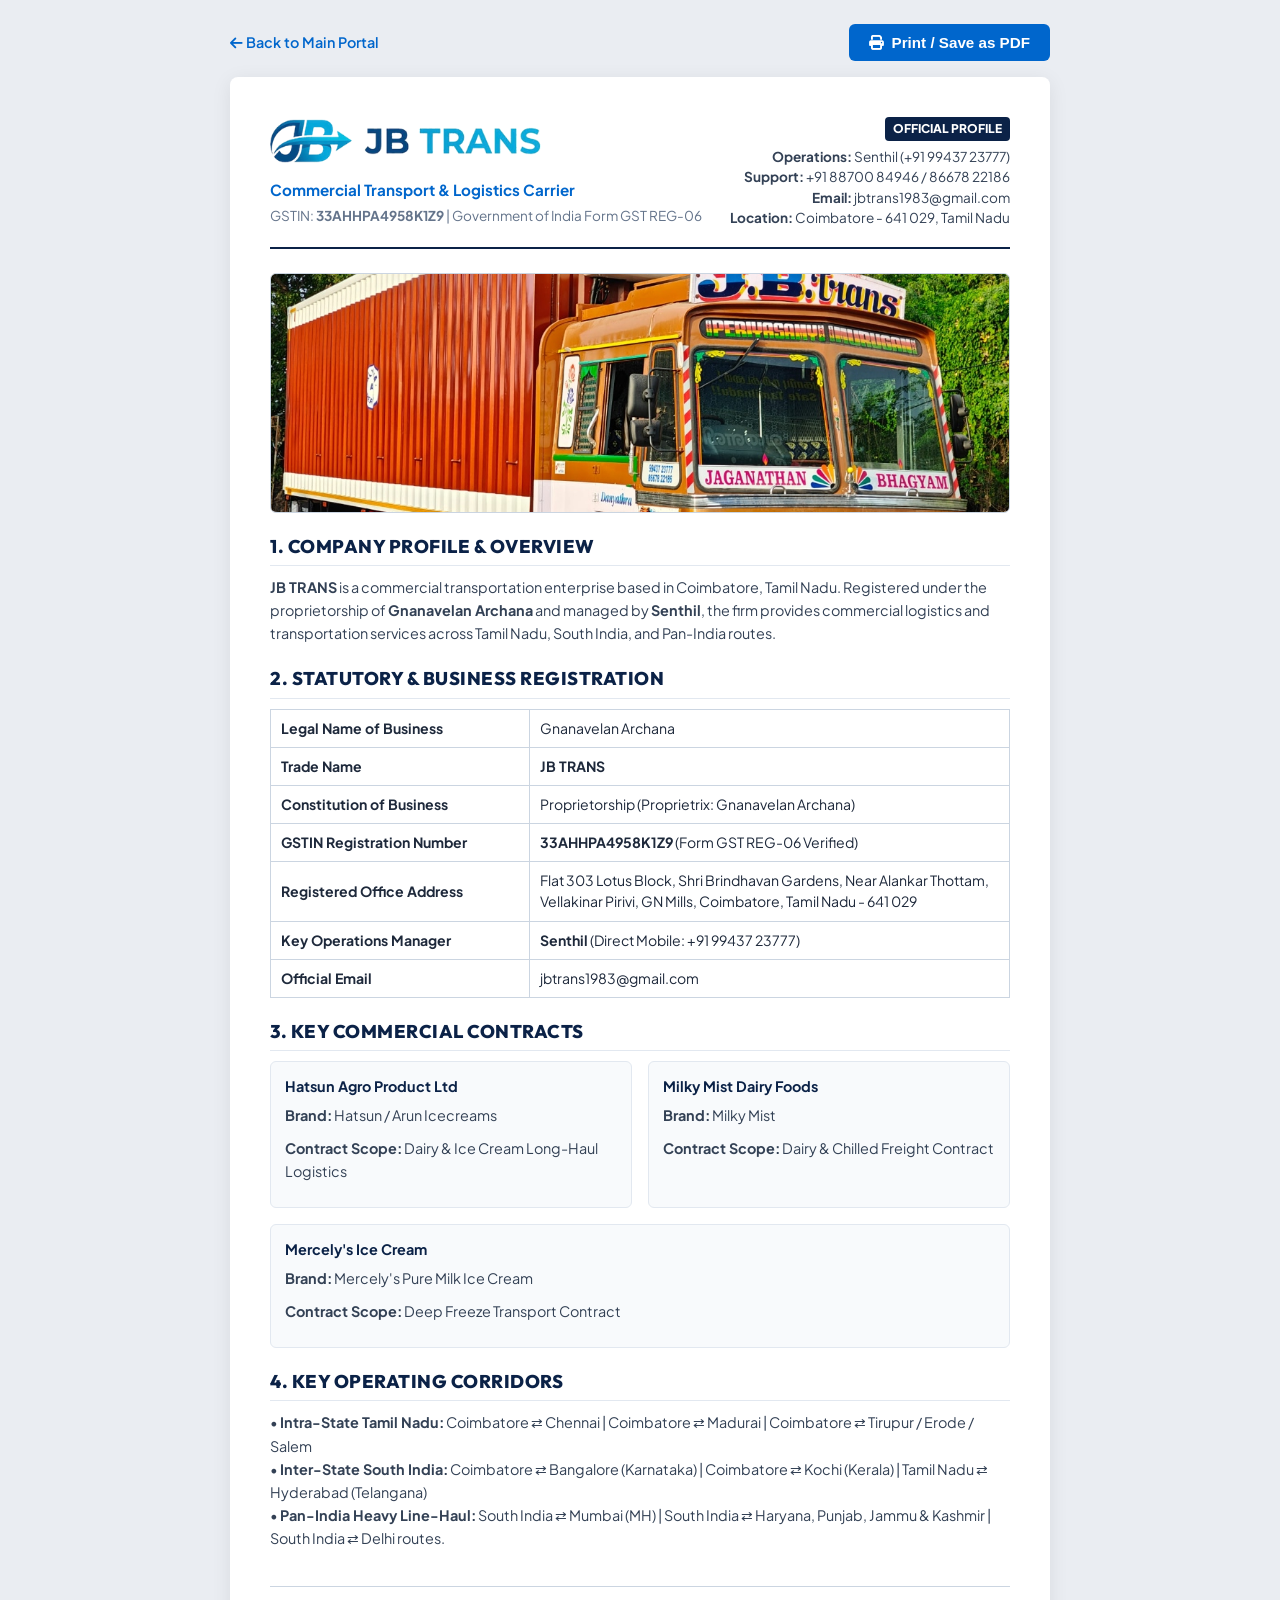
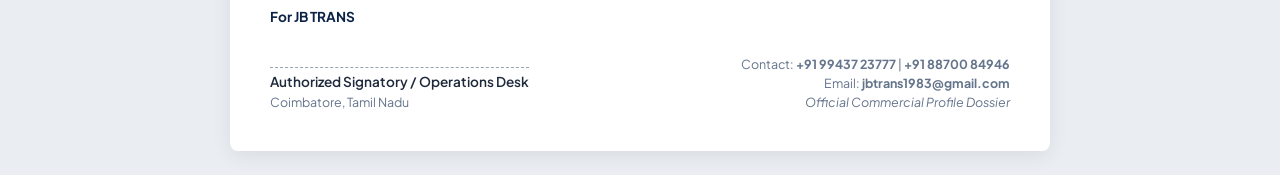
<file: PRINT_PROFILE.html>
<!DOCTYPE html>
<html lang="en">
<head>
  <meta charset="UTF-8">
  <meta name="viewport" content="width=device-width, initial-scale=1.0">
  <title>JB TRANS - Corporate Profile & Credentials</title>
  <link rel="preconnect" href="https://fonts.googleapis.com">
  <link rel="preconnect" href="https://fonts.gstatic.com" crossorigin>
  <link href="https://fonts.googleapis.com/css2?family=Outfit:wght@400;600;700;800;900&family=Plus+Jakarta+Sans:wght@400;500;600;700&family=Space+Grotesk:wght@500;700&display=swap" rel="stylesheet">
  <link rel="stylesheet" href="https://cdnjs.cloudflare.com/ajax/libs/font-awesome/6.5.1/css/all.min.css" />
  <style>
    * { box-sizing: border-box; margin: 0; padding: 0; }
    body { font-family: 'Plus Jakarta Sans', sans-serif; background: #eaedf2; color: #1e293b; line-height: 1.5; padding: 24px; }
    .print-bar { max-width: 820px; margin: 0 auto 16px; display: flex; justify-content: space-between; align-items: center; }
    .btn-print { background: #0066cc; color: #ffffff; border: none; padding: 10px 20px; font-weight: 700; border-radius: 6px; cursor: pointer; display: inline-flex; align-items: center; gap: 8px; font-size: 0.95rem; }
    .btn-print:hover { background: #0052a3; }
    .btn-back { color: #0066cc; text-decoration: none; font-weight: 600; font-size: 0.9rem; }
    
    .profile-paper { max-width: 820px; margin: 0 auto; background: #ffffff; padding: 40px; border-radius: 8px; box-shadow: 0 4px 20px rgba(0,0,0,0.08); }
    
    .header { display: flex; justify-content: space-between; align-items: flex-start; border-bottom: 2px solid #0b2247; padding-bottom: 18px; margin-bottom: 24px; }
    .brand h1 { font-family: 'Outfit', sans-serif; font-size: 2.2rem; font-weight: 900; color: #0b2247; letter-spacing: 1px; }
    .brand .subtitle { color: #0066cc; font-weight: 700; font-size: 0.95rem; margin-top: 2px; }
    .brand .gst { font-size: 0.85rem; color: #64748b; margin-top: 4px; }
    .header-contacts { text-align: right; font-size: 0.85rem; color: #334155; }
    .badge { background: #0b2247; color: #fff; font-size: 0.75rem; font-weight: 800; padding: 3px 8px; border-radius: 4px; display: inline-block; margin-bottom: 6px; }
    
    h2 { font-family: 'Outfit', sans-serif; font-size: 1.15rem; color: #0b2247; border-bottom: 1.5px solid #e2e8f0; padding-bottom: 5px; margin: 20px 0 10px; font-weight: 800; text-transform: uppercase; letter-spacing: 0.5px; }
    p { font-size: 0.9rem; color: #334155; margin-bottom: 10px; line-height: 1.6; }
    
    table { width: 100%; border-collapse: collapse; margin: 10px 0; font-size: 0.88rem; }
    th { background: #f1f5f9; text-align: left; padding: 8px 10px; border: 1px solid #cbd5e1; color: #0b2247; }
    td { padding: 8px 10px; border: 1px solid #cbd5e1; }
    
    .grid-2 { display: grid; grid-template-columns: 1fr 1fr; gap: 16px; margin: 10px 0; }
    .box { background: #f8fafc; border: 1px solid #e2e8f0; padding: 14px; border-radius: 6px; }
    .box h3 { font-size: 0.9rem; font-weight: 700; color: #0b2247; margin-bottom: 6px; }
    .box ul { padding-left: 16px; font-size: 0.82rem; color: #475569; }
    .box li { margin-bottom: 4px; }
    
    .footer-sign { display: flex; justify-content: space-between; align-items: flex-end; margin-top: 36px; padding-top: 20px; border-top: 1px solid #cbd5e1; font-size: 0.85rem; }
    .sign-space { margin-bottom: 40px; font-weight: 700; color: #0b2247; }
    .sign-border { border-top: 1px dashed #94a3b8; padding-top: 4px; font-weight: 600; }
    
    @media print {
      body { background: #ffffff; padding: 0; }
      .print-bar { display: none; }
      .profile-paper { box-shadow: none; padding: 20px 0; max-width: 100%; }
      @page { size: A4 portrait; margin: 1.5cm; }
    }
  </style>
</head>
<body>

  <div class="print-bar">
    <a href="index.html" class="btn-back"><i class="fa-solid fa-arrow-left"></i> Back to Main Portal</a>
    <button onclick="window.print()" class="btn-print"><i class="fa-solid fa-print"></i> Print / Save as PDF</button>
  </div>

  <div class="profile-paper">
    <div class="header">
      <div class="brand">
        <img src="assets/jb_logo_header.png" alt="JB TRANS Logo" style="height: 48px; width: auto; max-width: 280px; object-fit: contain; margin-bottom: 6px;" />
        <div class="subtitle">Commercial Transport & Logistics Carrier</div>
        <div class="gst">GSTIN: <strong>33AHHPA4958K1Z9</strong> | Government of India Form GST REG-06</div>
      </div>
      <div class="header-contacts">
        <div class="badge">OFFICIAL PROFILE</div>
        <div><strong>Operations:</strong> Senthil (+91 99437 23777)</div>
        <div><strong>Support:</strong> +91 88700 84946 / 86678 22186</div>
        <div><strong>Email:</strong> jbtrans1983@gmail.com</div>
        <div><strong>Location:</strong> Coimbatore - 641 029, Tamil Nadu</div>
      </div>
    </div>

    <!-- Real Truck Photo -->
    <div style="margin: 18px 0; border-radius: 6px; overflow: hidden; border: 1px solid #cbd5e1; max-height: 240px;">
      <img src="assets/my_lorry.jpg" alt="JB TRANS Lorry" style="width: 100%; height: 240px; object-fit: cover; object-position: center 30%;" />
    </div>

    <h2>1. Company Profile & Overview</h2>
    <p>
      <strong>JB TRANS</strong> is a commercial transportation enterprise based in Coimbatore, Tamil Nadu. Registered under the proprietorship of <strong>Gnanavelan Archana</strong> and managed by <strong>Senthil</strong>, the firm provides commercial logistics and transportation services across Tamil Nadu, South India, and Pan-India routes.
    </p>

    <h2>2. Statutory & Business Registration</h2>
    <table>
      <tbody>
        <tr>
          <td width="35%"><strong>Legal Name of Business</strong></td>
          <td>Gnanavelan Archana</td>
        </tr>
        <tr>
          <td><strong>Trade Name</strong></td>
          <td><strong>JB TRANS</strong></td>
        </tr>
        <tr>
          <td><strong>Constitution of Business</strong></td>
          <td>Proprietorship (Proprietrix: Gnanavelan Archana)</td>
        </tr>
        <tr>
          <td><strong>GSTIN Registration Number</strong></td>
          <td><strong>33AHHPA4958K1Z9</strong> (Form GST REG-06 Verified)</td>
        </tr>
        <tr>
          <td><strong>Registered Office Address</strong></td>
          <td>Flat 303 Lotus Block, Shri Brindhavan Gardens, Near Alankar Thottam, Vellakinar Pirivi, GN Mills, Coimbatore, Tamil Nadu - 641 029</td>
        </tr>
        <tr>
          <td><strong>Key Operations Manager</strong></td>
          <td><strong>Senthil</strong> (Direct Mobile: +91 99437 23777)</td>
        </tr>
        <tr>
          <td><strong>Official Email</strong></td>
          <td>jbtrans1983@gmail.com</td>
        </tr>
      </tbody>
    </table>

    <h2>3. Key Commercial Contracts</h2>
    <div class="grid-2">
      <div class="box">
        <h3>Hatsun Agro Product Ltd</h3>
        <p><strong>Brand:</strong> Hatsun / Arun Icecreams</p>
        <p><strong>Contract Scope:</strong> Dairy & Ice Cream Long-Haul Logistics</p>
      </div>
      <div class="box">
        <h3>Milky Mist Dairy Foods</h3>
        <p><strong>Brand:</strong> Milky Mist</p>
        <p><strong>Contract Scope:</strong> Dairy & Chilled Freight Contract</p>
      </div>
      <div class="box" style="grid-column: 1 / -1;">
        <h3>Mercely's Ice Cream</h3>
        <p><strong>Brand:</strong> Mercely's Pure Milk Ice Cream</p>
        <p><strong>Contract Scope:</strong> Deep Freeze Transport Contract</p>
      </div>
    </div>

    <h2>4. Key Operating Corridors</h2>
    <p>
      • <strong>Intra-State Tamil Nadu:</strong> Coimbatore ⇄ Chennai | Coimbatore ⇄ Madurai | Coimbatore ⇄ Tirupur / Erode / Salem<br>
      • <strong>Inter-State South India:</strong> Coimbatore ⇄ Bangalore (Karnataka) | Coimbatore ⇄ Kochi (Kerala) | Tamil Nadu ⇄ Hyderabad (Telangana)<br>
      • <strong>Pan-India Heavy Line-Haul:</strong> South India ⇄ Mumbai (MH) | South India ⇄ Haryana, Punjab, Jammu & Kashmir | South India ⇄ Delhi routes.
    </p>

    <div class="footer-sign">
      <div>
        <div class="sign-space">For <strong>JB TRANS</strong></div>
        <div class="sign-border">Authorized Signatory / Operations Desk</div>
        <div style="font-size: 0.78rem; color: #64748b;">Coimbatore, Tamil Nadu</div>
      </div>
      <div style="text-align: right; font-size: 0.78rem; color: #64748b;">
        <div>Contact: <strong>+91 99437 23777</strong> | <strong>+91 88700 84946</strong></div>
        <div>Email: <strong>jbtrans1983@gmail.com</strong></div>
        <div><em>Official Commercial Profile Dossier</em></div>
      </div>
    </div>
  </div>

</body>
</html>
</file>
<file: styles.css>
/* ==========================================================================
   JB TRANS - Enterprise Cold Chain Logistics & Commercial Transport Platform
   Design System: Premium Ice Blue & Deep Navy Carrier Theme
   ========================================================================== */

:root {
  /* Core Blue Brand Colors */
  --brand-blue: #0066cc;
  --brand-blue-hover: #0052a3;
  --brand-blue-dark: #003d7a;
  --brand-blue-light: #e6f0fa;
  --brand-blue-glow: rgba(0, 102, 204, 0.25);
  
  /* Ice & Cyan Tech Accents */
  --accent-cyan: #00d2ff;
  --accent-cyan-glow: rgba(0, 210, 255, 0.35);
  --accent-sky: #38bdf8;
  --accent-green: #10b981;
  
  /* Deep Navy Backgrounds */
  --dark-bg-950: #020c18;
  --dark-bg-900: #07162c;
  --dark-bg-800: #0b2247;
  --dark-bg-700: #0f2e5c;
  --dark-card: #0d284a;
  
  /* Light System Colors */
  --light-bg: #f4f8fc;
  --light-card: #ffffff;
  --border-light: #e1ebf5;
  --border-dark: rgba(255, 255, 255, 0.12);
  
  /* Text Colors */
  --text-dark: #0f172a;
  --text-muted: #59718d;
  --text-light: #ffffff;
  --text-dim: #94a9c4;
  
  /* Typography */
  --font-heading: 'Outfit', sans-serif;
  --font-body: 'Plus Jakarta Sans', sans-serif;
  --font-mono: 'Space Grotesk', monospace;

  /* Shadows */
  --shadow-sm: 0 2px 10px rgba(0, 50, 120, 0.05);
  --shadow-md: 0 8px 30px rgba(0, 50, 120, 0.08);
  --shadow-lg: 0 20px 45px rgba(0, 50, 120, 0.12);
  --shadow-glow: 0 0 30px rgba(0, 102, 204, 0.35);

  /* Radius */
  --radius-sm: 8px;
  --radius-md: 14px;
  --radius-lg: 20px;
  --radius-full: 9999px;

  /* Transitions */
  --trans-fast: 0.2s cubic-bezier(0.16, 1, 0.3, 1);
  --trans-smooth: 0.35s cubic-bezier(0.16, 1, 0.3, 1);
}

/* ==========================================================================
   Base & Reset
   ========================================================================== */
*, *::before, *::after {
  box-sizing: border-box;
  margin: 0;
  padding: 0;
}

html {
  scroll-behavior: smooth;
  font-size: 16px;
}

body {
  font-family: var(--font-body);
  background-color: var(--light-bg);
  color: var(--text-dark);
  line-height: 1.6;
  -webkit-font-smoothing: antialiased;
  overflow-x: hidden;
}

.container {
  width: 100%;
  max-width: 1240px;
  margin: 0 auto;
  padding: 0 24px;
}

a {
  text-decoration: none;
  color: inherit;
  transition: all var(--trans-fast);
}

img {
  max-width: 100%;
  height: auto;
  display: block;
}

ul {
  list-style: none;
}

button, input, select, textarea {
  font-family: inherit;
}

/* Color & Text Utilities */
.text-brand-blue {
  color: var(--brand-blue) !important;
}

.text-brand-cyan {
  color: var(--accent-cyan) !important;
}

.highlight-blue {
  color: #38bdf8;
  position: relative;
  display: inline-block;
}

.highlight-blue::after {
  content: '';
  position: absolute;
  bottom: 4px;
  left: 0;
  width: 100%;
  height: 8px;
  background: var(--brand-blue-glow);
  z-index: -1;
  border-radius: 4px;
}

.d-none-mobile {
  display: inline-flex;
}

.d-lg-none {
  display: none !important;
}

@media (max-width: 1080px) {
  .d-none-mobile {
    display: none !important;
  }
  .d-lg-none {
    display: flex !important;
  }
}

/* ==========================================================================
   Magic Cursor
   ========================================================================== */
.cursor-dot {
  width: 8px;
  height: 8px;
  background-color: var(--brand-blue);
  border-radius: 50%;
  position: fixed;
  top: 0;
  left: 0;
  pointer-events: none;
  z-index: 9999;
  transform: translate(-50%, -50%);
  transition: opacity 0.2s, transform 0.1s;
}

.cursor-ring {
  width: 36px;
  height: 36px;
  border: 1.5px solid var(--brand-blue);
  border-radius: 50%;
  position: fixed;
  top: 0;
  left: 0;
  pointer-events: none;
  z-index: 9998;
  transform: translate(-50%, -50%);
  transition: width 0.3s, height 0.3s, opacity 0.2s, background-color 0.3s;
}

@media (max-width: 991px) {
  .cursor-dot, .cursor-ring {
    display: none;
  }
}

/* ==========================================================================
   Badge & Title Components
   ========================================================================== */
.sub-title-pill {
  display: inline-flex;
  align-items: center;
  gap: 12px;
  background: rgba(0, 102, 204, 0.08);
  border: 1px solid rgba(0, 102, 204, 0.22);
  padding: 6px 16px;
  border-radius: var(--radius-full);
  margin-bottom: 20px;
}

.sub-clip {
  background: var(--brand-blue);
  color: #ffffff;
  font-family: var(--font-heading);
  font-size: 0.78rem;
  font-weight: 700;
  text-transform: uppercase;
  letter-spacing: 0.8px;
  padding: 4px 12px;
  border-radius: var(--radius-full);
  display: inline-block;
}

.sub-tagline {
  color: #334155;
  font-size: 0.86rem;
  font-weight: 600;
}

.banner-section .sub-title-pill {
  background: rgba(0, 210, 255, 0.1);
  border-color: rgba(0, 210, 255, 0.3);
}

.banner-section .sub-tagline {
  color: #e2e8f0;
}

.section-head {
  margin-bottom: 48px;
}

.section-head.text-center {
  text-align: center;
}

.sec-title {
  font-family: var(--font-heading);
  font-size: 2.35rem;
  font-weight: 800;
  color: var(--dark-bg-950);
  line-height: 1.25;
  letter-spacing: -0.5px;
  margin-bottom: 14px;
}

.sec-subtitle {
  font-size: 1.05rem;
  color: var(--text-muted);
  max-width: 680px;
  line-height: 1.6;
}

/* ==========================================================================
   1. Top Bar Section
   ========================================================================== */
.top-bar-section {
  background: var(--dark-bg-950);
  color: #cbd5e1;
  font-size: 0.82rem;
  padding: 6px 0;
  border-bottom: 1px solid rgba(255, 255, 255, 0.08);
  position: relative;
  z-index: 1001;
}

.top-bar-container {
  display: flex;
  justify-content: space-between;
  align-items: center;
  max-width: 1380px;
  width: 100%;
  margin: 0 auto;
  padding: 0 20px;
  gap: 12px;
}

.top-bar-left, .top-bar-right {
  display: flex;
  align-items: center;
  gap: 16px;
  white-space: nowrap;
}

.badge-gst {
  background: rgba(0, 102, 204, 0.2);
  border: 1px solid rgba(0, 210, 255, 0.35);
  color: #7dd3fc;
  padding: 3px 12px;
  border-radius: var(--radius-full);
  font-family: var(--font-mono);
  font-size: 0.78rem;
  display: inline-flex;
  align-items: center;
  gap: 6px;
  white-space: nowrap;
}

.badge-gst strong {
  color: #ffffff;
  letter-spacing: 0.5px;
}

.top-info-item, .top-contact-link {
  display: inline-flex;
  align-items: center;
  gap: 6px;
  color: #cbd5e1;
  white-space: nowrap;
}

.top-contact-link:hover {
  color: var(--accent-cyan);
}

.btn-top-pdf {
  background: linear-gradient(135deg, var(--brand-blue), #0284c7);
  color: #ffffff;
  border: none;
  padding: 4px 12px;
  border-radius: var(--radius-full);
  font-size: 0.76rem;
  font-weight: 700;
  cursor: pointer;
  display: inline-flex;
  align-items: center;
  gap: 6px;
  white-space: nowrap;
  box-shadow: 0 2px 8px rgba(0, 102, 204, 0.35);
  transition: transform var(--trans-fast), box-shadow var(--trans-fast);
}

.btn-top-pdf:hover {
  transform: translateY(-1px);
  box-shadow: 0 4px 12px rgba(0, 102, 204, 0.5);
}

/* ==========================================================================
   2. Main Header / Navigation
   ========================================================================== */
.main-header {
  background: rgba(255, 255, 255, 0.98);
  backdrop-filter: blur(14px);
  position: sticky;
  top: 0;
  z-index: 1000;
  padding: 8px 0;
  box-shadow: 0 2px 14px rgba(7, 22, 44, 0.05);
  border-bottom: 1px solid rgba(0, 102, 204, 0.08);
  transition: all var(--trans-smooth);
}

.nav-container {
  display: flex;
  align-items: center;
  justify-content: space-between;
  max-width: 1380px;
  width: 100%;
  margin: 0 auto;
  padding: 0 20px;
  gap: 16px;
}

.brand-logo-wrap {
  display: flex;
  align-items: center;
  flex-shrink: 0;
}

.brand-logo-img {
  height: 42px;
  width: auto;
  object-fit: contain;
}

.brand-badge-sub {
  display: none;
}

.nav-menu {
  display: flex;
  align-items: center;
}

.nav-links-list {
  display: flex;
  align-items: center;
  gap: 14px;
  list-style: none;
  margin: 0;
  padding: 0;
}

.nav-link {
  font-family: var(--font-heading);
  font-size: 0.9rem;
  font-weight: 600;
  color: #334155;
  padding: 6px 4px;
  position: relative;
  white-space: nowrap;
  display: inline-block;
  transition: color var(--trans-fast);
}

.nav-link::after {
  content: '';
  position: absolute;
  bottom: 0;
  left: 0;
  width: 0%;
  height: 2.5px;
  background: var(--brand-blue);
  transition: width var(--trans-fast);
  border-radius: 2px;
}

.nav-link:hover, .nav-link.active {
  color: var(--brand-blue);
}

.nav-link:hover::after, .nav-link.active::after {
  width: 100%;
}

.header-right-actions {
  display: flex;
  align-items: center;
  gap: 10px;
  flex-shrink: 0;
}

.btn-header-whatsapp {
  background: #25d366;
  color: #ffffff;
  padding: 7px 15px;
  border-radius: var(--radius-full);
  font-family: var(--font-heading);
  font-size: 0.84rem;
  font-weight: 700;
  display: inline-flex;
  align-items: center;
  gap: 6px;
  white-space: nowrap;
  box-shadow: 0 3px 10px rgba(37, 211, 102, 0.25);
  transition: all var(--trans-fast);
}

.btn-header-whatsapp:hover {
  background: #1eb857;
  transform: translateY(-1px);
  box-shadow: 0 5px 14px rgba(37, 211, 102, 0.4);
}

.btn-header-call {
  background: linear-gradient(135deg, var(--brand-blue), #0284c7);
  color: #ffffff;
  padding: 7px 15px;
  border-radius: var(--radius-full);
  font-family: var(--font-mono);
  font-size: 0.84rem;
  font-weight: 700;
  display: inline-flex;
  align-items: center;
  gap: 6px;
  white-space: nowrap;
  box-shadow: 0 3px 10px rgba(0, 102, 204, 0.25);
  transition: all var(--trans-fast);
}

.btn-header-call:hover {
  background: linear-gradient(135deg, #0052a3, #026fb0);
  transform: translateY(-1px);
  box-shadow: 0 5px 14px rgba(0, 102, 204, 0.4);
}

.mobile-menu-toggle {
  background: transparent;
  border: none;
  font-size: 1.4rem;
  color: var(--dark-bg-950);
  cursor: pointer;
  padding: 4px;
}

/* Mobile Nav Drawer */
@media (max-width: 1080px) {
  .nav-menu {
    position: fixed;
    top: 0;
    right: -100%;
    width: 300px;
    height: 100vh;
    background: var(--dark-bg-950);
    padding: 30px 24px;
    box-shadow: -10px 0 30px rgba(0, 0, 0, 0.5);
    transition: right var(--trans-smooth);
    display: flex;
    flex-direction: column;
    justify-content: flex-start;
    z-index: 1100;
  }

  .nav-menu.active {
    right: 0;
  }

  .mobile-menu-head {
    display: flex;
    justify-content: space-between;
    align-items: center;
    margin-bottom: 24px;
    padding-bottom: 16px;
    border-bottom: 1px solid rgba(255, 255, 255, 0.1);
  }

  .menu-close-btn {
    background: transparent;
    border: none;
    color: #ffffff;
    font-size: 1.4rem;
    cursor: pointer;
  }

  .nav-links-list {
    flex-direction: column;
    align-items: flex-start;
    gap: 16px;
    width: 100%;
  }

  .nav-link {
    color: #e2e8f0;
    font-size: 1.05rem;
  }

  .mobile-menu-cta {
    margin-top: 30px;
    display: flex;
    flex-direction: column;
    gap: 12px;
  }
}

/* ==========================================================================
   3. Hero Banner Section
   ========================================================================== */
.banner-section {
  background: radial-gradient(circle at top right, #0d3663 0%, var(--dark-bg-950) 75%);
  color: #ffffff;
  padding: 75px 0 90px;
  position: relative;
  overflow: hidden;
}

.banner-bg-grid {
  position: absolute;
  inset: 0;
  background-image: 
    linear-gradient(rgba(255, 255, 255, 0.04) 1px, transparent 1px),
    linear-gradient(90deg, rgba(255, 255, 255, 0.04) 1px, transparent 1px);
  background-size: 40px 40px;
  pointer-events: none;
}

.banner-container {
  display: grid;
  grid-template-columns: 1.15fr 0.85fr;
  align-items: center;
  gap: 44px;
  position: relative;
  z-index: 2;
}

.banner-title {
  font-family: var(--font-heading);
  font-size: 3.3rem;
  font-weight: 900;
  line-height: 1.12;
  letter-spacing: -1px;
  margin-bottom: 18px;
}

.banner-desc {
  font-size: 1.1rem;
  color: #cbd5e1;
  max-width: 580px;
  line-height: 1.65;
  margin-bottom: 16px;
}

.banner-motto {
  display: inline-flex;
  align-items: center;
  gap: 8px;
  background: rgba(0, 210, 255, 0.08);
  border: 1px solid rgba(0, 210, 255, 0.25);
  padding: 8px 18px;
  border-radius: var(--radius-full);
  font-family: var(--font-heading);
  font-weight: 700;
  font-size: 0.94rem;
  color: #e0f2fe;
  margin-bottom: 30px;
}

.banner-cta-group {
  display: flex;
  align-items: center;
  flex-wrap: wrap;
  gap: 12px;
  margin-bottom: 36px;
}

.btn-primary-blue {
  background: linear-gradient(135deg, var(--brand-blue), #0284c7);
  color: #ffffff;
  padding: 13px 26px;
  border-radius: var(--radius-full);
  font-family: var(--font-heading);
  font-weight: 700;
  font-size: 0.95rem;
  display: inline-flex;
  align-items: center;
  gap: 10px;
  border: none;
  cursor: pointer;
  box-shadow: 0 6px 20px rgba(0, 102, 204, 0.4);
  transition: all var(--trans-fast);
}

.btn-primary-blue:hover {
  transform: translateY(-2px);
  box-shadow: 0 10px 25px rgba(0, 102, 204, 0.55);
}

.btn-secondary-dark {
  background: rgba(255, 255, 255, 0.08);
  color: #ffffff;
  padding: 13px 22px;
  border-radius: var(--radius-full);
  font-family: var(--font-heading);
  font-weight: 700;
  font-size: 0.95rem;
  display: inline-flex;
  align-items: center;
  gap: 8px;
  border: 1px solid rgba(255, 255, 255, 0.2);
}

.btn-secondary-dark:hover {
  background: rgba(255, 255, 255, 0.16);
  border-color: #ffffff;
}

.btn-whatsapp-hero {
  background: #25d366;
  color: #ffffff;
  padding: 13px 22px;
  border-radius: var(--radius-full);
  font-family: var(--font-heading);
  font-weight: 700;
  font-size: 0.95rem;
  display: inline-flex;
  align-items: center;
  gap: 8px;
  box-shadow: 0 4px 14px rgba(37, 211, 102, 0.35);
}

.btn-whatsapp-hero:hover {
  background: #1eb857;
  transform: translateY(-2px);
}

.banner-stat-grid {
  display: grid;
  grid-template-columns: repeat(4, 1fr);
  gap: 12px;
  border-top: 1px solid rgba(255, 255, 255, 0.12);
  padding-top: 24px;
}

.stat-item {
  background: rgba(255, 255, 255, 0.04);
  padding: 12px 14px;
  border-radius: var(--radius-sm);
  border: 1px solid rgba(255, 255, 255, 0.08);
}

.stat-number {
  font-family: var(--font-mono);
  font-size: 1.05rem;
  font-weight: 700;
  color: var(--accent-cyan);
  margin-bottom: 2px;
}

.stat-label {
  font-size: 0.74rem;
  color: #94a9c4;
  text-transform: uppercase;
  letter-spacing: 0.5px;
}

/* Hero Fleet Visual Showcase Card */
.fleet-showcase-frame {
  position: relative;
  border-radius: var(--radius-lg);
  overflow: hidden;
  box-shadow: 0 25px 60px rgba(0, 0, 0, 0.45);
  border: 2px solid rgba(0, 210, 255, 0.25);
  background: var(--dark-card);
}

.fleet-image-wrap {
  width: 100%;
  height: 480px;
  overflow: hidden;
}

.hero-lorry-img {
  width: 100%;
  height: 100%;
  object-fit: cover;
  object-position: center;
  transition: transform 0.6s ease;
}

.fleet-showcase-frame:hover .hero-lorry-img {
  transform: scale(1.03);
}

.floating-telematics-card {
  position: absolute;
  top: 20px;
  left: 20px;
  background: rgba(2, 12, 24, 0.88);
  backdrop-filter: blur(10px);
  border: 1px solid rgba(0, 210, 255, 0.45);
  padding: 10px 16px;
  border-radius: var(--radius-full);
  display: flex;
  align-items: center;
  gap: 10px;
  box-shadow: 0 8px 24px rgba(0, 0, 0, 0.4);
}

.card-pulse-dot {
  width: 10px;
  height: 10px;
  background: var(--accent-cyan);
  border-radius: 50%;
  box-shadow: 0 0 10px var(--accent-cyan);
  animation: pulse 1.5s infinite;
}

@keyframes pulse {
  0% { transform: scale(0.9); opacity: 1; }
  50% { transform: scale(1.4); opacity: 0.6; }
  100% { transform: scale(0.9); opacity: 1; }
}

.floating-telematics-card .lbl {
  font-size: 0.72rem;
  color: #94a3b8;
  display: block;
}

.floating-telematics-card .val {
  font-family: var(--font-mono);
  font-size: 0.95rem;
  color: var(--accent-cyan);
}

.icon-temp {
  color: var(--accent-cyan);
  font-size: 1.1rem;
}

.floating-tech-badge {
  position: absolute;
  top: 20px;
  right: 20px;
  background: rgba(0, 102, 204, 0.92);
  color: #ffffff;
  padding: 6px 14px;
  border-radius: var(--radius-full);
  font-family: var(--font-heading);
  font-size: 0.78rem;
  font-weight: 700;
  display: inline-flex;
  align-items: center;
  gap: 6px;
  box-shadow: 0 4px 14px rgba(0, 102, 204, 0.5);
  border: 1px solid rgba(0, 210, 255, 0.3);
}

.floating-permit-badge {
  position: absolute;
  bottom: 86px;
  left: 20px;
  background: rgba(2, 12, 24, 0.88);
  backdrop-filter: blur(8px);
  color: #ffffff;
  padding: 6px 14px;
  border-radius: var(--radius-full);
  font-family: var(--font-mono);
  font-size: 0.76rem;
  font-weight: 600;
  border: 1px solid rgba(255, 255, 255, 0.15);
  display: inline-flex;
  align-items: center;
  gap: 6px;
}

.showcase-bottom-bar {
  position: absolute;
  bottom: 0;
  left: 0;
  right: 0;
  background: linear-gradient(to top, rgba(2, 12, 24, 0.96) 0%, rgba(2, 12, 24, 0.8) 80%, transparent 100%);
  padding: 16px 20px;
  display: flex;
  justify-content: space-between;
  align-items: center;
}

.showcase-bottom-bar .v-details h4 {
  font-family: var(--font-heading);
  font-size: 1.05rem;
  font-weight: 700;
  color: #ffffff;
}

.showcase-bottom-bar .v-details p {
  font-size: 0.8rem;
  color: #cbd5e1;
}

.btn-book-quick {
  background: var(--brand-blue);
  color: #ffffff;
  padding: 6px 16px;
  border-radius: var(--radius-full);
  font-family: var(--font-heading);
  font-size: 0.84rem;
  font-weight: 700;
  border: 1px solid rgba(0, 210, 255, 0.4);
}

.btn-book-quick:hover {
  background: var(--brand-blue-hover);
}



/* ==========================================================================
   5. About Us Section (Clean Real Vehicle Presentation)
   ========================================================================== */
.about-us-section {
  padding: 90px 0;
  background-color: #ffffff;
}

.about-grid {
  display: grid;
  grid-template-columns: 1.05fr 0.95fr;
  align-items: center;
  gap: 50px;
}

.about-text-body {
  font-size: 1.02rem;
  color: #334155;
  line-height: 1.7;
  margin-bottom: 28px;
}

.about-text-body p {
  margin-bottom: 14px;
}

.about-features-list {
  display: flex;
  flex-direction: column;
  gap: 18px;
  margin-bottom: 32px;
}

.feat-item {
  display: flex;
  align-items: flex-start;
  gap: 16px;
}

.feat-icon {
  width: 44px;
  height: 44px;
  background: #e6f0fa;
  color: var(--brand-blue);
  border-radius: 12px;
  display: flex;
  align-items: center;
  justify-content: center;
  font-size: 1.2rem;
  flex-shrink: 0;
}

.feat-content h4 {
  font-family: var(--font-heading);
  font-size: 1.05rem;
  font-weight: 700;
  color: var(--dark-bg-950);
  margin-bottom: 2px;
}

.feat-content p {
  font-size: 0.88rem;
  color: var(--text-muted);
}

.about-action-row {
  display: flex;
  align-items: center;
  flex-wrap: wrap;
  gap: 14px;
}

.btn-secondary-outline {
  border: 1.5px solid var(--brand-blue);
  color: var(--brand-blue);
  padding: 12px 24px;
  border-radius: var(--radius-full);
  font-family: var(--font-heading);
  font-weight: 700;
  font-size: 0.94rem;
  display: inline-flex;
  align-items: center;
  gap: 8px;
}

.btn-secondary-outline:hover {
  background: var(--brand-blue);
  color: #ffffff;
}

/* Single Authentic Showcase Card */
.about-single-showcase-card {
  background: var(--light-bg);
  border: 1.5px solid var(--border-light);
  border-radius: var(--radius-lg);
  overflow: hidden;
  box-shadow: var(--shadow-md);
  transition: all var(--trans-smooth);
}

.about-single-showcase-card:hover {
  border-color: rgba(0, 102, 204, 0.4);
  box-shadow: var(--shadow-lg);
}

.showcase-img-container {
  position: relative;
  width: 100%;
  height: 320px;
  overflow: hidden;
}

.about-lorry-img {
  width: 100%;
  height: 100%;
  object-fit: cover;
  object-position: center;
  transition: transform 0.5s ease;
}

.about-single-showcase-card:hover .about-lorry-img {
  transform: scale(1.03);
}

.img-badge-overlay {
  position: absolute;
  bottom: 16px;
  left: 16px;
  background: rgba(2, 12, 24, 0.9);
  backdrop-filter: blur(8px);
  color: #ffffff;
  padding: 6px 14px;
  border-radius: var(--radius-full);
  font-family: var(--font-heading);
  font-size: 0.8rem;
  font-weight: 700;
  border: 1px solid rgba(0, 210, 255, 0.3);
  display: inline-flex;
  align-items: center;
  gap: 6px;
}

.img-badge-overlay i {
  color: var(--accent-cyan);
}

.showcase-specs-box {
  padding: 24px;
  display: flex;
  flex-direction: column;
  gap: 12px;
  background: #ffffff;
}

.spec-row-item {
  display: flex;
  justify-content: space-between;
  align-items: center;
  padding-bottom: 10px;
  border-bottom: 1px solid var(--border-light);
  font-size: 0.88rem;
}

.spec-row-item:last-child {
  border-bottom: none;
  padding-bottom: 0;
}

.spec-label {
  color: var(--text-muted);
  font-weight: 600;
  display: inline-flex;
  align-items: center;
  gap: 6px;
}

.spec-label i {
  color: var(--brand-blue);
}

.spec-val {
  font-family: var(--font-mono);
  font-weight: 700;
  color: var(--dark-bg-950);
}

/* ==========================================================================
   6. Services Section
   ========================================================================== */
.services-section {
  padding: 90px 0;
  background-color: var(--light-bg);
}

.services-cards-grid {
  display: grid;
  grid-template-columns: repeat(3, 1fr);
  gap: 28px;
}

.service-box {
  background: #ffffff;
  border-radius: var(--radius-lg);
  padding: 36px 30px;
  border: 1px solid var(--border-light);
  box-shadow: var(--shadow-sm);
  position: relative;
  transition: all var(--trans-smooth);
  display: flex;
  flex-direction: column;
}

.service-box:hover {
  transform: translateY(-8px);
  box-shadow: var(--shadow-lg);
  border-color: rgba(0, 102, 204, 0.35);
}

.service-box.featured {
  border: 2px solid var(--brand-blue);
  background: linear-gradient(to bottom, #ffffff, #f4f9ff);
}

.featured-badge {
  position: absolute;
  top: 18px;
  right: 20px;
  background: var(--brand-blue);
  color: #ffffff;
  font-size: 0.72rem;
  font-weight: 700;
  text-transform: uppercase;
  letter-spacing: 0.5px;
  padding: 4px 12px;
  border-radius: var(--radius-full);
}

.service-number {
  font-family: var(--font-mono);
  font-size: 2.2rem;
  font-weight: 800;
  color: rgba(0, 102, 204, 0.1);
  position: absolute;
  top: 24px;
  right: 24px;
}

.service-icon-box {
  width: 58px;
  height: 58px;
  background: #e6f0fa;
  color: var(--brand-blue);
  border-radius: 16px;
  display: flex;
  align-items: center;
  justify-content: center;
  font-size: 1.6rem;
  margin-bottom: 22px;
  transition: all var(--trans-fast);
}

.service-box:hover .service-icon-box {
  background: var(--brand-blue);
  color: #ffffff;
  transform: scale(1.05);
}

.service-title {
  font-family: var(--font-heading);
  font-size: 1.3rem;
  font-weight: 800;
  color: var(--dark-bg-950);
  margin-bottom: 12px;
}

.service-desc {
  font-size: 0.92rem;
  color: var(--text-muted);
  line-height: 1.6;
  margin-bottom: 20px;
}

.service-features {
  margin-bottom: 24px;
  flex-grow: 1;
}

.service-features li {
  font-size: 0.86rem;
  color: #334155;
  margin-bottom: 8px;
  display: flex;
  align-items: center;
  gap: 8px;
}

.service-link {
  font-family: var(--font-heading);
  font-size: 0.9rem;
  font-weight: 700;
  color: var(--brand-blue);
  display: inline-flex;
  align-items: center;
  gap: 6px;
  margin-top: auto;
}

.service-link:hover {
  gap: 10px;
}

/* ==========================================================================
   7. Work Process Section
   ========================================================================== */
.work-process-section {
  padding: 90px 0;
  background: radial-gradient(circle at center, #0b264a 0%, var(--dark-bg-950) 80%);
  color: #ffffff;
}

.process-grid {
  display: grid;
  grid-template-columns: 0.95fr 1.05fr;
  align-items: center;
  gap: 60px;
}

.work-process-section .sec-title {
  color: #ffffff;
}

.work-process-section .sec-desc {
  color: #cbd5e1;
  font-size: 1.02rem;
  line-height: 1.65;
  margin-bottom: 28px;
}

.process-highlight-card {
  background: rgba(255, 255, 255, 0.05);
  border: 1px solid rgba(0, 210, 255, 0.2);
  padding: 24px;
  border-radius: var(--radius-md);
  display: flex;
  align-items: flex-start;
  gap: 18px;
}

.ph-icon {
  font-size: 1.8rem;
  color: var(--accent-cyan);
  flex-shrink: 0;
}

.ph-content h4 {
  font-family: var(--font-heading);
  font-size: 1.1rem;
  font-weight: 700;
  margin-bottom: 6px;
}

.ph-content p {
  font-size: 0.88rem;
  color: #94a9c4;
  line-height: 1.5;
}

.steps-timeline {
  display: flex;
  flex-direction: column;
  gap: 20px;
}

.step-card {
  background: rgba(255, 255, 255, 0.04);
  border: 1px solid rgba(255, 255, 255, 0.08);
  padding: 22px 24px;
  border-radius: var(--radius-md);
  display: flex;
  align-items: flex-start;
  gap: 20px;
  transition: all var(--trans-fast);
}

.step-card:hover {
  background: rgba(255, 255, 255, 0.08);
  border-color: var(--accent-cyan);
  transform: translateX(6px);
}

.step-badge {
  font-family: var(--font-mono);
  font-size: 1.4rem;
  font-weight: 800;
  color: var(--accent-cyan);
  background: rgba(0, 210, 255, 0.12);
  width: 50px;
  height: 50px;
  border-radius: 12px;
  display: flex;
  align-items: center;
  justify-content: center;
  flex-shrink: 0;
}

.step-info h4 {
  font-family: var(--font-heading);
  font-size: 1.15rem;
  font-weight: 700;
  margin-bottom: 4px;
}

.step-info p {
  font-size: 0.9rem;
  color: #cbd5e1;
  line-height: 1.5;
}

/* ==========================================================================
   8. Why Choose Us Section
   ========================================================================== */
.why-choose-us-section {
  padding: 90px 0;
  background-color: #ffffff;
}

.why-choose-grid {
  display: grid;
  grid-template-columns: 0.95fr 1.05fr;
  align-items: center;
  gap: 50px;
}

.why-capability-card {
  background: radial-gradient(circle at top left, #0d3663 0%, var(--dark-bg-950) 80%);
  color: #ffffff;
  border-radius: var(--radius-lg);
  padding: 36px 32px;
  box-shadow: var(--shadow-lg);
  border: 1px solid rgba(0, 210, 255, 0.2);
}

.cap-header {
  margin-bottom: 26px;
  border-bottom: 1px solid rgba(255, 255, 255, 0.1);
  padding-bottom: 16px;
}

.cap-icon-main {
  font-size: 2.2rem;
  margin-bottom: 12px;
  display: inline-block;
  color: var(--accent-cyan);
}

.cap-header h3 {
  font-family: var(--font-heading);
  font-size: 1.35rem;
  font-weight: 800;
  color: #ffffff;
  margin-bottom: 4px;
}

.cap-header p {
  font-size: 0.86rem;
  color: #94a9c4;
}

.cap-stats-list {
  display: flex;
  flex-direction: column;
  gap: 16px;
  margin-bottom: 28px;
}

.cap-stat-row {
  display: flex;
  align-items: flex-start;
  gap: 14px;
}

.stat-icon-circle {
  width: 32px;
  height: 32px;
  background: rgba(0, 210, 255, 0.15);
  color: var(--accent-cyan);
  border-radius: 50%;
  display: flex;
  align-items: center;
  justify-content: center;
  font-size: 0.95rem;
  flex-shrink: 0;
  margin-top: 2px;
}

.cap-stat-row strong {
  display: block;
  font-size: 0.95rem;
  color: #ffffff;
  font-family: var(--font-heading);
}

.cap-stat-row span {
  font-size: 0.82rem;
  color: #94a9c4;
}

.why-reasons-list {
  display: flex;
  flex-direction: column;
  gap: 22px;
  margin-top: 28px;
}

.reason-row {
  display: flex;
  align-items: flex-start;
  gap: 18px;
}

.reason-icon-wrap {
  width: 48px;
  height: 48px;
  background: #e6f0fa;
  color: var(--brand-blue);
  border-radius: 14px;
  display: flex;
  align-items: center;
  justify-content: center;
  font-size: 1.3rem;
  flex-shrink: 0;
}

.reason-text h4 {
  font-family: var(--font-heading);
  font-size: 1.1rem;
  font-weight: 700;
  color: var(--dark-bg-950);
  margin-bottom: 2px;
}

.reason-text p {
  font-size: 0.9rem;
  color: var(--text-muted);
  line-height: 1.5;
}

/* ==========================================================================
   9. Key Contracts & Client Network
   ========================================================================== */
.contracts-section {
  padding: 90px 0;
  background-color: var(--light-bg);
}

.contracts-grid-three {
  display: grid;
  grid-template-columns: repeat(3, 1fr);
  gap: 28px;
}

.contract-card {
  background: #ffffff;
  border-radius: var(--radius-lg);
  overflow: hidden;
  box-shadow: var(--shadow-sm);
  border: 1px solid var(--border-light);
  transition: all var(--trans-smooth);
}

.contract-card:hover {
  transform: translateY(-8px);
  box-shadow: var(--shadow-lg);
  border-color: rgba(0, 102, 204, 0.4);
}

.contract-logo-box {
  padding: 34px 20px;
  text-align: center;
  display: flex;
  flex-direction: column;
  align-items: center;
  justify-content: center;
}

.brand-hatsun {
  background: linear-gradient(135deg, #eff6ff 0%, #dbeafe 100%);
}

.brand-milkymist {
  background: linear-gradient(135deg, #f0fdf4 0%, #dcfce7 100%);
}

.brand-mercelys {
  background: linear-gradient(135deg, #fefce8 0%, #fef08a 100%);
}

.brand-text-large {
  font-family: var(--font-heading);
  font-size: 2rem;
  font-weight: 900;
  letter-spacing: -0.5px;
}

.hatsun-blue { color: #1d4ed8; }
.mm-blue { color: #0284c7; }
.mercelys-gold { color: #b45309; }

.brand-sub-badge {
  font-size: 0.8rem;
  font-weight: 700;
  margin-top: 6px;
  color: #475569;
}

.contract-body {
  padding: 24px;
}

.contract-body h3 {
  font-family: var(--font-heading);
  font-size: 1.2rem;
  font-weight: 800;
  color: var(--dark-bg-950);
  margin-bottom: 8px;
}

.contract-pill {
  background: #ecfdf5;
  color: #047857;
  font-size: 0.76rem;
  font-weight: 700;
  padding: 3px 10px;
  border-radius: var(--radius-full);
  display: inline-flex;
  align-items: center;
  gap: 5px;
  margin-bottom: 12px;
}

.contract-body p {
  font-size: 0.88rem;
  color: var(--text-muted);
  line-height: 1.55;
}

/* ==========================================================================
   10. Operating Corridors Section
   ========================================================================== */
.corridors-section {
  padding: 90px 0;
  background-color: #ffffff;
}

.corridors-grid {
  display: grid;
  grid-template-columns: repeat(3, 1fr);
  gap: 28px;
}

.corridor-card {
  background: var(--light-bg);
  border: 1px solid var(--border-light);
  border-radius: var(--radius-lg);
  padding: 30px 26px;
  transition: all var(--trans-fast);
}

.corridor-card:hover {
  background: #ffffff;
  border-color: var(--brand-blue);
  box-shadow: var(--shadow-md);
  transform: translateY(-4px);
}

.corridor-header {
  display: flex;
  align-items: center;
  gap: 12px;
  margin-bottom: 12px;
}

.corridor-header i {
  font-size: 1.4rem;
}

.corridor-header h4 {
  font-family: var(--font-heading);
  font-size: 1.15rem;
  font-weight: 800;
  color: var(--dark-bg-950);
}

.corridor-desc {
  font-size: 0.88rem;
  color: var(--text-muted);
  line-height: 1.55;
  margin-bottom: 20px;
}

.route-tags {
  display: flex;
  flex-wrap: wrap;
  gap: 8px;
}

.route-pill {
  background: #ffffff;
  border: 1px solid var(--border-light);
  color: #334155;
  font-size: 0.8rem;
  font-weight: 600;
  padding: 4px 10px;
  border-radius: var(--radius-full);
}

.corridor-card:hover .route-pill {
  border-color: #bfdbfe;
  background: #eff6ff;
  color: #1d4ed8;
}

/* ==========================================================================
   11. Official GST Credentials & Registration Section
   ========================================================================== */
.compliance-section {
  padding: 90px 0;
  background-color: var(--light-bg);
}

.compliance-card {
  background: #ffffff;
  border-radius: var(--radius-lg);
  padding: 40px;
  box-shadow: var(--shadow-md);
  border: 1px solid var(--border-light);
  display: grid;
  grid-template-columns: 1.15fr 0.85fr;
  gap: 40px;
  align-items: center;
}

.badge-verified {
  background: #ecfdf5;
  color: #047857;
  font-size: 0.82rem;
  font-weight: 700;
  padding: 4px 12px;
  border-radius: var(--radius-full);
  display: inline-flex;
  align-items: center;
  gap: 6px;
  margin-bottom: 12px;
}

.compliance-left h3 {
  font-family: var(--font-heading);
  font-size: 1.45rem;
  font-weight: 800;
  color: var(--dark-bg-950);
  margin-bottom: 20px;
}

.compliance-table {
  width: 100%;
  border-collapse: collapse;
  margin-bottom: 24px;
}

.compliance-table tr {
  border-bottom: 1px solid var(--border-light);
}

.compliance-table td {
  padding: 10px 6px;
  font-size: 0.92rem;
  color: #334155;
}

.compliance-table td:first-child {
  width: 36%;
  color: #64748b;
  font-weight: 600;
}

.copyable-gst {
  font-family: var(--font-mono);
  font-weight: 800;
  color: var(--brand-blue);
  background: #e6f0fa;
  padding: 4px 12px;
  border-radius: var(--radius-full);
  display: inline-flex;
  align-items: center;
  gap: 8px;
  cursor: pointer;
  border: 1px dashed var(--brand-blue);
  transition: all var(--trans-fast);
}

.copyable-gst:hover {
  background: var(--brand-blue);
  color: #ffffff;
}

/* Certificate Preview Box */
.gst-box-preview {
  background: #f0f7ff;
  border: 2px solid #bcd7f0;
  border-radius: var(--radius-md);
  padding: 24px;
  box-shadow: 0 10px 25px rgba(0, 50, 120, 0.05);
}

.gst-box-header {
  text-align: center;
  border-bottom: 2px solid var(--brand-blue);
  padding-bottom: 12px;
  margin-bottom: 16px;
}

.emblem-text {
  font-family: var(--font-heading);
  font-size: 0.85rem;
  font-weight: 800;
  color: #0c4a6e;
  letter-spacing: 1px;
}

.gst-cert-title {
  font-size: 0.78rem;
  font-weight: 600;
  color: #0369a1;
}

.gst-field {
  margin-bottom: 10px;
  padding-bottom: 8px;
  border-bottom: 1px dotted #bcd7f0;
}

.gst-field .lbl {
  font-size: 0.72rem;
  color: #0284c7;
  text-transform: uppercase;
  display: block;
}

.gst-field .val {
  font-family: var(--font-mono);
  font-weight: 700;
  font-size: 0.92rem;
  color: #1e293b;
}

.qr-mockup {
  margin-top: 14px;
  background: #ffffff;
  padding: 10px;
  border-radius: var(--radius-sm);
  text-align: center;
  font-size: 0.76rem;
  color: #475569;
  display: flex;
  align-items: center;
  justify-content: center;
  gap: 8px;
}

.qr-mockup i {
  font-size: 1.2rem;
  color: #047857;
}

/* ==========================================================================
   12. Testimonials Section
   ========================================================================== */
.testimonials-section {
  padding: 90px 0;
  background-color: #ffffff;
}

.testimonials-grid {
  display: grid;
  grid-template-columns: repeat(3, 1fr);
  gap: 28px;
}

.testimonial-card {
  background: var(--light-bg);
  border: 1px solid var(--border-light);
  border-radius: var(--radius-lg);
  padding: 32px 28px;
  display: flex;
  flex-direction: column;
  justify-content: space-between;
  transition: all var(--trans-fast);
}

.testimonial-card:hover {
  background: #ffffff;
  border-color: var(--brand-blue);
  box-shadow: var(--shadow-md);
  transform: translateY(-4px);
}

.quote-icon {
  font-size: 1.8rem;
  color: rgba(0, 102, 204, 0.2);
  margin-bottom: 14px;
}

.t-text {
  font-size: 0.94rem;
  color: #334155;
  line-height: 1.65;
  font-style: italic;
  margin-bottom: 24px;
}

.t-author {
  display: flex;
  align-items: center;
  gap: 12px;
}

.t-avatar {
  width: 44px;
  height: 44px;
  background: #e6f0fa;
  color: var(--brand-blue);
  border-radius: 50%;
  display: flex;
  align-items: center;
  justify-content: center;
  font-size: 1.2rem;
}

.t-meta h4 {
  font-family: var(--font-heading);
  font-size: 0.96rem;
  font-weight: 700;
  color: var(--dark-bg-950);
}

.t-meta span {
  font-size: 0.78rem;
  color: var(--text-muted);
}

/* ==========================================================================
   13. Contact Section
   ========================================================================== */
.contact-section {
  padding: 90px 0;
  background-color: var(--light-bg);
}

.contact-cards-grid {
  display: grid;
  grid-template-columns: repeat(4, 1fr);
  gap: 24px;
}

.contact-card {
  background: #ffffff;
  border: 1px solid var(--border-light);
  border-radius: var(--radius-lg);
  padding: 30px 24px;
  display: flex;
  flex-direction: column;
  box-shadow: var(--shadow-sm);
  transition: all var(--trans-fast);
}

.contact-card:hover {
  transform: translateY(-6px);
  box-shadow: var(--shadow-md);
  border-color: var(--brand-blue);
}

.contact-card.highlight-card {
  border: 2px solid var(--brand-blue);
  background: linear-gradient(to bottom, #ffffff, #f0f7ff);
}

.c-icon {
  width: 52px;
  height: 52px;
  background: #e6f0fa;
  color: var(--brand-blue);
  border-radius: 14px;
  display: flex;
  align-items: center;
  justify-content: center;
  font-size: 1.4rem;
  margin-bottom: 18px;
}

.c-badge {
  font-size: 0.72rem;
  font-weight: 700;
  color: var(--brand-blue);
  text-transform: uppercase;
  display: block;
  margin-bottom: 4px;
}

.contact-card h3 {
  font-family: var(--font-heading);
  font-size: 1.25rem;
  font-weight: 800;
  color: var(--dark-bg-950);
  margin-bottom: 8px;
}

.c-main-phone, .c-main-email, .c-alt-phone {
  font-family: var(--font-mono);
  font-size: 1.05rem;
  font-weight: 700;
  color: var(--brand-blue);
  margin-bottom: 8px;
}

.c-main-email {
  font-size: 0.92rem;
  word-break: break-all;
}

.c-subtext, .c-address {
  font-size: 0.86rem;
  color: var(--text-muted);
  line-height: 1.5;
  font-style: normal;
}

.c-btn-group {
  display: flex;
  gap: 8px;
  margin-top: 14px;
}

.btn-primary-blue-sm {
  background: var(--brand-blue);
  color: #ffffff;
  padding: 6px 14px;
  border-radius: var(--radius-full);
  font-size: 0.8rem;
  font-weight: 700;
  display: inline-flex;
  align-items: center;
  gap: 5px;
}

.btn-primary-blue-sm:hover {
  background: var(--brand-blue-hover);
}

.btn-wa-sm {
  background: #25d366;
  color: #ffffff;
  padding: 6px 14px;
  border-radius: var(--radius-full);
  font-size: 0.8rem;
  font-weight: 700;
  display: inline-flex;
  align-items: center;
  gap: 5px;
}

.btn-wa-sm:hover {
  background: #1eb857;
}

/* ==========================================================================
   14. Main Footer Section
   ========================================================================== */
.main-footer {
  background: var(--dark-bg-950);
  color: #cbd5e1;
  padding: 70px 0 0;
  border-top: 1px solid rgba(255, 255, 255, 0.08);
}

.footer-top-grid {
  display: grid;
  grid-template-columns: 1.4fr 0.8fr 1fr 1fr;
  gap: 40px;
  padding-bottom: 50px;
}

.footer-logo-img {
  height: 44px;
  background: rgba(255, 255, 255, 0.98);
  padding: 6px 14px;
  border-radius: var(--radius-sm);
  margin-bottom: 16px;
}

.footer-about-text {
  font-size: 0.88rem;
  line-height: 1.6;
  color: #94a9c4;
  margin-bottom: 16px;
}

.footer-gst-badge {
  font-family: var(--font-mono);
  font-size: 0.78rem;
  color: #cbd5e1;
  background: rgba(255, 255, 255, 0.05);
  padding: 8px 12px;
  border-radius: var(--radius-sm);
  border: 1px solid rgba(255, 255, 255, 0.08);
}

.footer-heading {
  font-family: var(--font-heading);
  font-size: 1.1rem;
  font-weight: 700;
  color: #ffffff;
  margin-bottom: 20px;
  position: relative;
}

.footer-heading::after {
  content: '';
  position: absolute;
  bottom: -6px;
  left: 0;
  width: 28px;
  height: 2px;
  background: var(--accent-cyan);
}

.footer-links {
  display: flex;
  flex-direction: column;
  gap: 10px;
}

.footer-links li a {
  font-size: 0.88rem;
  color: #94a9c4;
  display: inline-flex;
  align-items: center;
  gap: 8px;
}

.footer-links li a:hover {
  color: var(--accent-cyan);
  transform: translateX(4px);
}

.footer-contact-item {
  display: flex;
  align-items: center;
  gap: 10px;
  font-size: 0.88rem;
  margin-bottom: 10px;
  color: #cbd5e1;
}

.footer-contact-item a:hover {
  color: var(--accent-cyan);
}

.btn-footer-dossier {
  background: linear-gradient(135deg, var(--brand-blue), #0284c7);
  color: #ffffff;
  border: none;
  padding: 8px 18px;
  border-radius: var(--radius-full);
  font-family: var(--font-heading);
  font-size: 0.84rem;
  font-weight: 700;
  cursor: pointer;
  display: inline-flex;
  align-items: center;
  gap: 8px;
  margin-top: 14px;
}

.btn-footer-dossier:hover {
  background: linear-gradient(135deg, #0052a3, #026fb0);
}

.footer-bottom-bar {
  background: #01070e;
  border-top: 1px solid rgba(255, 255, 255, 0.05);
  padding: 18px 0;
  font-size: 0.82rem;
  color: #64748b;
}

.footer-bottom-inner {
  display: flex;
  justify-content: space-between;
  align-items: center;
  flex-wrap: wrap;
  gap: 10px;
}

/* ==========================================================================
   15. Floating Action Dock
   ========================================================================== */
.floating-action-dock {
  position: fixed;
  bottom: 28px;
  right: 28px;
  display: flex;
  flex-direction: column;
  gap: 12px;
  z-index: 9990;
}

.dock-btn {
  width: 52px;
  height: 52px;
  border-radius: 50%;
  display: flex;
  align-items: center;
  justify-content: center;
  font-size: 1.4rem;
  color: #ffffff;
  box-shadow: 0 8px 25px rgba(0, 0, 0, 0.3);
  position: relative;
  transition: transform var(--trans-fast), box-shadow var(--trans-fast);
  border: none;
  cursor: pointer;
}

.dock-btn:hover {
  transform: scale(1.1);
}

.dock-wa {
  background: #25d366;
}

.dock-phone {
  background: var(--brand-blue);
}

.dock-pdf {
  background: var(--dark-bg-950);
  border: 1px solid rgba(0, 210, 255, 0.4);
}

.dock-tooltip {
  position: absolute;
  right: 64px;
  background: var(--dark-bg-950);
  color: #ffffff;
  padding: 5px 12px;
  border-radius: var(--radius-sm);
  font-size: 0.78rem;
  font-weight: 700;
  white-space: nowrap;
  opacity: 0;
  pointer-events: none;
  transition: opacity var(--trans-fast);
  box-shadow: 0 4px 12px rgba(0,0,0,0.2);
}

.dock-btn:hover .dock-tooltip {
  opacity: 1;
}

/* ==========================================================================
   16. PDF Profile Modal & Printable Dossier Styling
   ========================================================================== */
.profile-modal {
  position: fixed;
  inset: 0;
  z-index: 10000;
  display: none;
  align-items: center;
  justify-content: center;
  padding: 20px;
}

.profile-modal.active {
  display: flex;
}

.profile-modal-backdrop {
  position: absolute;
  inset: 0;
  background: rgba(2, 12, 24, 0.85);
  backdrop-filter: blur(8px);
}

.profile-modal-dialog {
  position: relative;
  background: #ffffff;
  border-radius: var(--radius-lg);
  max-width: 860px;
  width: 100%;
  max-height: 90vh;
  overflow-y: auto;
  box-shadow: 0 25px 60px rgba(0, 0, 0, 0.5);
  z-index: 1;
  padding: 36px;
}

.modal-controls {
  display: flex;
  justify-content: space-between;
  align-items: center;
  margin-bottom: 24px;
  padding-bottom: 16px;
  border-bottom: 1px solid var(--border-light);
}

.btn-modal-print {
  background: var(--brand-blue);
  color: #ffffff;
  border: none;
  padding: 8px 20px;
  border-radius: var(--radius-full);
  font-family: var(--font-heading);
  font-weight: 700;
  cursor: pointer;
  display: inline-flex;
  align-items: center;
  gap: 8px;
}

.btn-close-modal {
  background: transparent;
  border: none;
  font-size: 1.4rem;
  color: #64748b;
  cursor: pointer;
}

.btn-close-modal:hover {
  color: #0f172a;
}

/* Dossier Content */
.printable-dossier {
  font-size: 0.95rem;
  color: #1e293b;
  line-height: 1.6;
}

.dossier-header {
  display: flex;
  justify-content: space-between;
  align-items: flex-start;
  flex-wrap: wrap;
  gap: 20px;
}

.dossier-tagline {
  font-size: 0.88rem;
  font-weight: 700;
  color: var(--brand-blue);
}

.dossier-gst {
  font-family: var(--font-mono);
  font-size: 0.82rem;
  color: #475569;
}

.dossier-meta {
  font-size: 0.85rem;
  text-align: right;
}

.meta-badge {
  background: var(--dark-bg-950);
  color: #ffffff;
  font-size: 0.72rem;
  font-weight: 800;
  padding: 4px 10px;
  border-radius: var(--radius-sm);
  display: inline-block;
  margin-bottom: 6px;
}

.dossier-divider {
  border: none;
  height: 2px;
  background: var(--brand-blue);
  margin: 18px 0;
}

.dossier-section {
  margin-bottom: 24px;
}

.dossier-section h2 {
  font-family: var(--font-heading);
  font-size: 1.15rem;
  font-weight: 800;
  color: var(--dark-bg-950);
  border-bottom: 1.5px solid #cbd5e1;
  padding-bottom: 6px;
  margin-bottom: 12px;
}

.dossier-table {
  width: 100%;
  border-collapse: collapse;
}

.dossier-table td {
  padding: 8px 10px;
  border: 1px solid #cbd5e1;
  font-size: 0.88rem;
}

.dossier-grid-3 {
  display: grid;
  grid-template-columns: repeat(3, 1fr);
  gap: 14px;
}

.dossier-box {
  border: 1px solid #cbd5e1;
  padding: 12px;
  border-radius: var(--radius-sm);
  background: #f8fafc;
}

.dossier-box h3 {
  font-size: 0.95rem;
  color: var(--dark-bg-950);
  margin-bottom: 4px;
}

.dossier-box p {
  font-size: 0.82rem;
  color: #475569;
  margin: 2px 0;
}

.dossier-footer {
  margin-top: 30px;
  padding-top: 20px;
  border-top: 1px solid #cbd5e1;
  display: flex;
  justify-content: space-between;
  align-items: flex-end;
}

.sign-line {
  font-size: 0.85rem;
  margin-bottom: 28px;
}

.sign-name {
  font-weight: 700;
  font-size: 0.9rem;
}

.sign-sub {
  font-size: 0.8rem;
  color: #64748b;
}

.dossier-footer-note {
  font-size: 0.76rem;
  color: #64748b;
  max-width: 320px;
  text-align: right;
}

/* Print Media Styles */
@media print {
  body * {
    visibility: hidden;
  }
  
  .profile-modal, .profile-modal * {
    visibility: visible;
  }

  .profile-modal {
    position: absolute;
    inset: 0;
    display: block;
    background: #ffffff;
    padding: 0;
  }

  .profile-modal-backdrop, .modal-controls, .no-print, .floating-action-dock {
    display: none !important;
  }

  .profile-modal-dialog {
    box-shadow: none;
    border: none;
    max-height: none;
    padding: 0;
  }
}

/* ==========================================================================
   17. Responsive Breakpoints
   ========================================================================== */
@media (max-width: 1100px) {
  .banner-title {
    font-size: 2.8rem;
  }
  .banner-container {
    grid-template-columns: 1fr;
    gap: 40px;
  }
  .fleet-image-wrap {
    height: 380px;
  }
  .about-grid, .why-choose-grid, .compliance-card {
    grid-template-columns: 1fr;
    gap: 40px;
  }
  .services-cards-grid, .contracts-grid-three, .corridors-grid, .testimonials-grid {
    grid-template-columns: repeat(2, 1fr);
  }
  .contact-cards-grid {
    grid-template-columns: repeat(2, 1fr);
  }
  .footer-top-grid {
    grid-template-columns: repeat(2, 1fr);
  }
}

@media (max-width: 768px) {
  .banner-title {
    font-size: 2.2rem;
  }
  .banner-stat-grid {
    grid-template-columns: repeat(2, 1fr);
  }
  .services-cards-grid, .contracts-grid-three, .corridors-grid, .testimonials-grid, .contact-cards-grid {
    grid-template-columns: 1fr;
  }
  .footer-top-grid {
    grid-template-columns: 1fr;
  }
  .process-grid {
    grid-template-columns: 1fr;
  }
}
</file>
